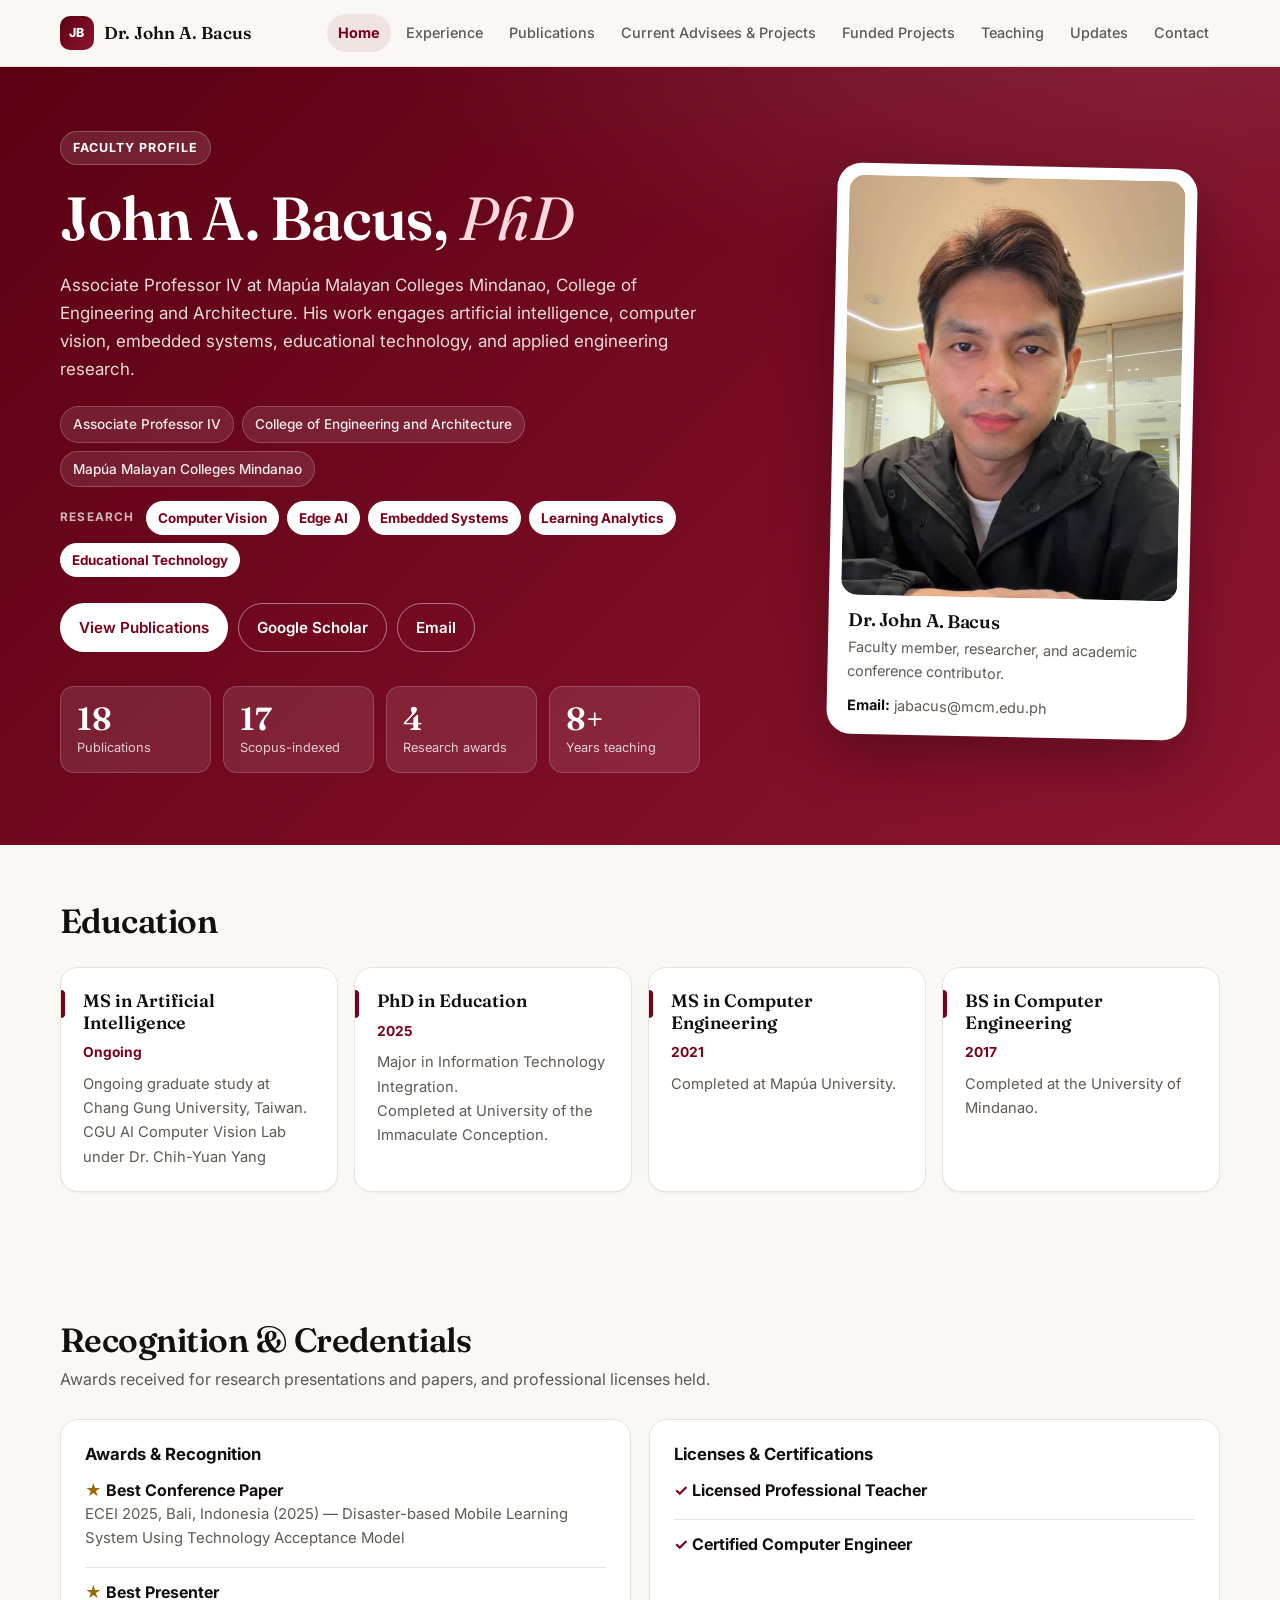
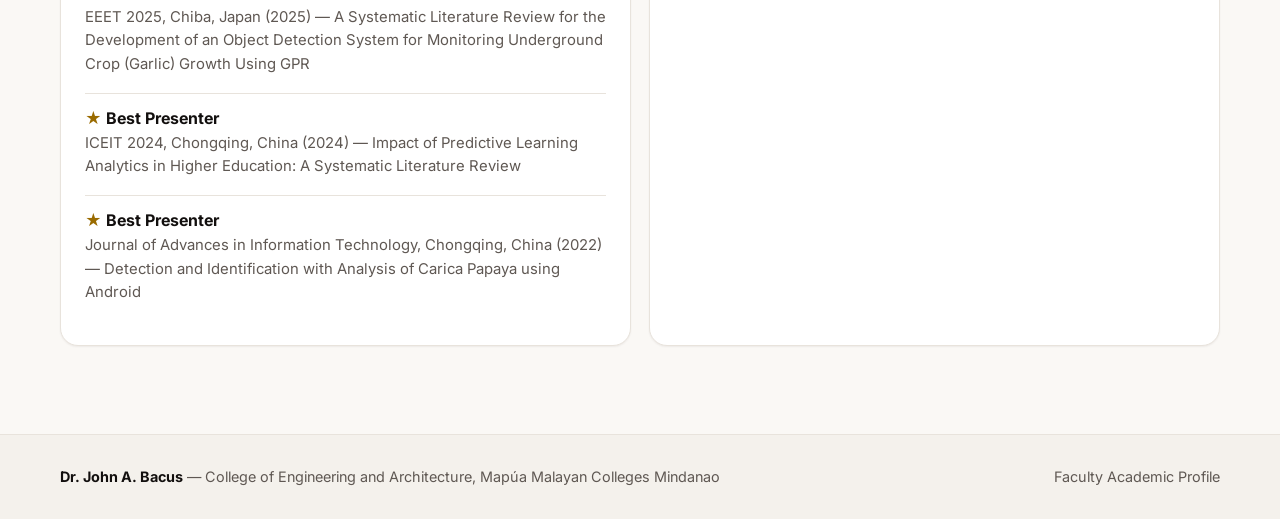
<file: index.html>
<!DOCTYPE html>
<html lang="en">
<head>
  <meta charset="UTF-8" />
  <meta name="viewport" content="width=device-width, initial-scale=1.0" />
  <title>Dr. John A. Bacus | Faculty Profile</title>
  <meta
    name="description"
    content="Official faculty profile of Dr. John A. Bacus, Associate Professor IV, College of Engineering and Architecture, Mapúa Malayan Colleges Mindanao."
  />
    <meta name="theme-color" content="#7a0019" />
  <link rel="icon" href="data:image/svg+xml,%3Csvg xmlns='http://www.w3.org/2000/svg' viewBox='0 0 64 64'%3E%3Crect width='64' height='64' rx='14' fill='%237a0019'/%3E%3Ctext x='32' y='42' font-family='Arial,sans-serif' font-size='26' font-weight='700' fill='white' text-anchor='middle'%3EJB%3C/text%3E%3C/svg%3E" />
  <link rel="preconnect" href="https://fonts.googleapis.com" />
  <link rel="preconnect" href="https://fonts.gstatic.com" crossorigin />
  <link rel="stylesheet" href="https://fonts.googleapis.com/css2?family=Fraunces:ital,opsz,wght@0,9..144,400..700;1,9..144,400&amp;family=Inter:wght@400;500;600;700;800&amp;display=swap" />
  <link rel="stylesheet" href="styles.css" />
</head>
<body>
  <header class="topbar">
    <div class="container nav">
      <a href="index.html" class="brand"><span class="brand-mark" aria-hidden="true">JB</span>Dr. John A. Bacus</a>
      <button class="nav-toggle" type="button" aria-expanded="false" aria-controls="site-nav"><span class="nav-toggle-icon" aria-hidden="true"></span>Menu</button>
      <nav class="nav-links" id="site-nav">
        <a href="index.html" class="active" aria-current="page">Home</a>
        <a href="experience.html">Experience</a>
        <a href="publications.html">Publications</a>
        <a href="advisees.html">Current Advisees &amp; Projects</a>
        <a href="funded-projects.html">Funded Projects</a>
        <a href="teaching.html">Teaching</a>
        <a href="updates.html">Updates</a>
        <a href="index.html#contact">Contact</a>
      </nav>
    </div>
  </header>

  <main>
    <section class="hero" id="home">
      <div class="container hero-grid">
        <div>
          <div class="eyebrow">Faculty Profile</div>
          <h1>
            John A. Bacus, <span>PhD</span>
          </h1>
          <p>
            Associate Professor IV at Mapúa Malayan Colleges Mindanao, College of Engineering and Architecture.
            His work engages artificial intelligence, computer vision, embedded systems, educational technology,
            and applied engineering research.
          </p>

          <div class="hero-meta">
            <span class="meta-pill">Associate Professor IV</span>
            <span class="meta-pill">College of Engineering and Architecture</span>
            <span class="meta-pill">Mapúa Malayan Colleges Mindanao</span>
          </div>

          <div class="interests">
            <span class="interests-label">Research</span>
            <span class="chip">Computer Vision</span>
            <span class="chip">Edge AI</span>
            <span class="chip">Embedded Systems</span>
            <span class="chip">Learning Analytics</span>
            <span class="chip">Educational Technology</span>
          </div>

          <div class="hero-actions">
            <a class="btn btn-primary" href="publications.html">View Publications</a>
            <a class="btn btn-outline" href="https://scholar.google.com/citations?user=BaCikSQAAAAJ&amp;hl=en" target="_blank" rel="noopener noreferrer">Google Scholar</a>
            <a class="btn btn-outline" href="mailto:jabacus@mcm.edu.ph">Email</a>
          </div>

          <div class="glance">
            <div class="glance-item"><span class="glance-num">18</span><span class="glance-label">Publications</span></div>
            <div class="glance-item"><span class="glance-num">17</span><span class="glance-label">Scopus-indexed</span></div>
            <div class="glance-item"><span class="glance-num">4</span><span class="glance-label">Research awards</span></div>
            <div class="glance-item"><span class="glance-num">8+</span><span class="glance-label">Years teaching</span></div>
          </div>
        </div>

        <div class="hero-photo-wrap" id="contact">
          <div class="hero-photo-card">
            <img
              src="profile-photo.jpg"
              alt="Portrait photo of Dr. John A. Bacus"
              class="hero-photo"
            />
            <div class="hero-photo-caption">
              <h2>Dr. John A. Bacus</h2>
              <p>Faculty member, researcher, and academic conference contributor.</p>
              <p style="margin-top: 10px;"><strong>Email:</strong> jabacus@mcm.edu.ph</p>
            </div>
          </div>
        </div>
      </div>
    </section>

    <section id="education" class="section-tight">
      <div class="container">
        <div class="section-head">
          <div>
            <h2>Education</h2>
          </div>
        </div>
        <div class="stats edu-grid">
          <div class="stat">
            <h3>MS in Artificial Intelligence</h3>
            <div class="meta">Ongoing</div>
            <p>Ongoing graduate study at Chang Gung University, Taiwan.</p>
            <p>CGU AI Computer Vision Lab under Dr. Chih-Yuan Yang</p>
          </div>
          <div class="stat">
            <h3>PhD in Education</h3>
            <div class="meta">2025</div>
            <p>Major in Information Technology Integration.</p>
            <p>Completed at University of the Immaculate Conception.</p>
          </div>
          <div class="stat">
            <h3>MS in Computer Engineering</h3>
            <div class="meta">2021</div>
            <p>Completed at Mapúa University.</p>
          </div>
          <div class="stat">
            <h3>BS in Computer Engineering</h3>
            <div class="meta">2017</div>
            <p>Completed at the University of Mindanao.</p>
          </div>
        </div>
      </div>
    </section>

    <section id="recognition">
      <div class="container">
        <div class="section-head">
          <div>
            <h2>Recognition &amp; Credentials</h2>
            <p>
              Awards received for research presentations and papers, and professional licenses held.
            </p>
          </div>
        </div>

        <div class="cards-2">
          <div class="card" id="awards">
            <h3>Awards &amp; Recognition</h3>
            <ul class="recognition-list">
              <li>
                <strong>Best Conference Paper</strong>
                ECEI 2025, Bali, Indonesia (2025) — Disaster-based Mobile Learning System Using Technology Acceptance Model
              </li>
              <li>
                <strong>Best Presenter</strong>
                EEET 2025, Chiba, Japan (2025) — A Systematic Literature Review for the Development of an Object Detection System for Monitoring Underground Crop (Garlic) Growth Using GPR
              </li>
              <li>
                <strong>Best Presenter</strong>
                ICEIT 2024, Chongqing, China (2024) — Impact of Predictive Learning Analytics in Higher Education: A Systematic Literature Review
              </li>
              <li>
                <strong>Best Presenter</strong>
                Journal of Advances in Information Technology, Chongqing, China (2022) — Detection and Identification with Analysis of Carica Papaya using Android
              </li>
            </ul>
          </div>

          <div class="card" id="licenses">
            <h3>Licenses &amp; Certifications</h3>
            <ul class="recognition-list">
              <li>
                <strong>Licensed Professional Teacher</strong>
              </li>
              <li>
                <strong>Certified Computer Engineer</strong>
              </li>
            </ul>
          </div>
        </div>
      </div>
    </section>
  </main>

  <footer class="footer">
    <div class="container footer-wrap">
      <div>
        <strong>Dr. John A. Bacus</strong> — College of Engineering and Architecture,
        Mapúa Malayan Colleges Mindanao
      </div>
      <div>Faculty Academic Profile</div>
    </div>
  </footer>

  <script>
    (function () {
      var btn = document.querySelector('.nav-toggle');
      var nav = document.getElementById('site-nav');
      if (!btn || !nav) return;
      btn.addEventListener('click', function () {
        var open = nav.classList.toggle('open');
        btn.setAttribute('aria-expanded', open ? 'true' : 'false');
      });
    })();
  </script>
</body>
</html>
</file>
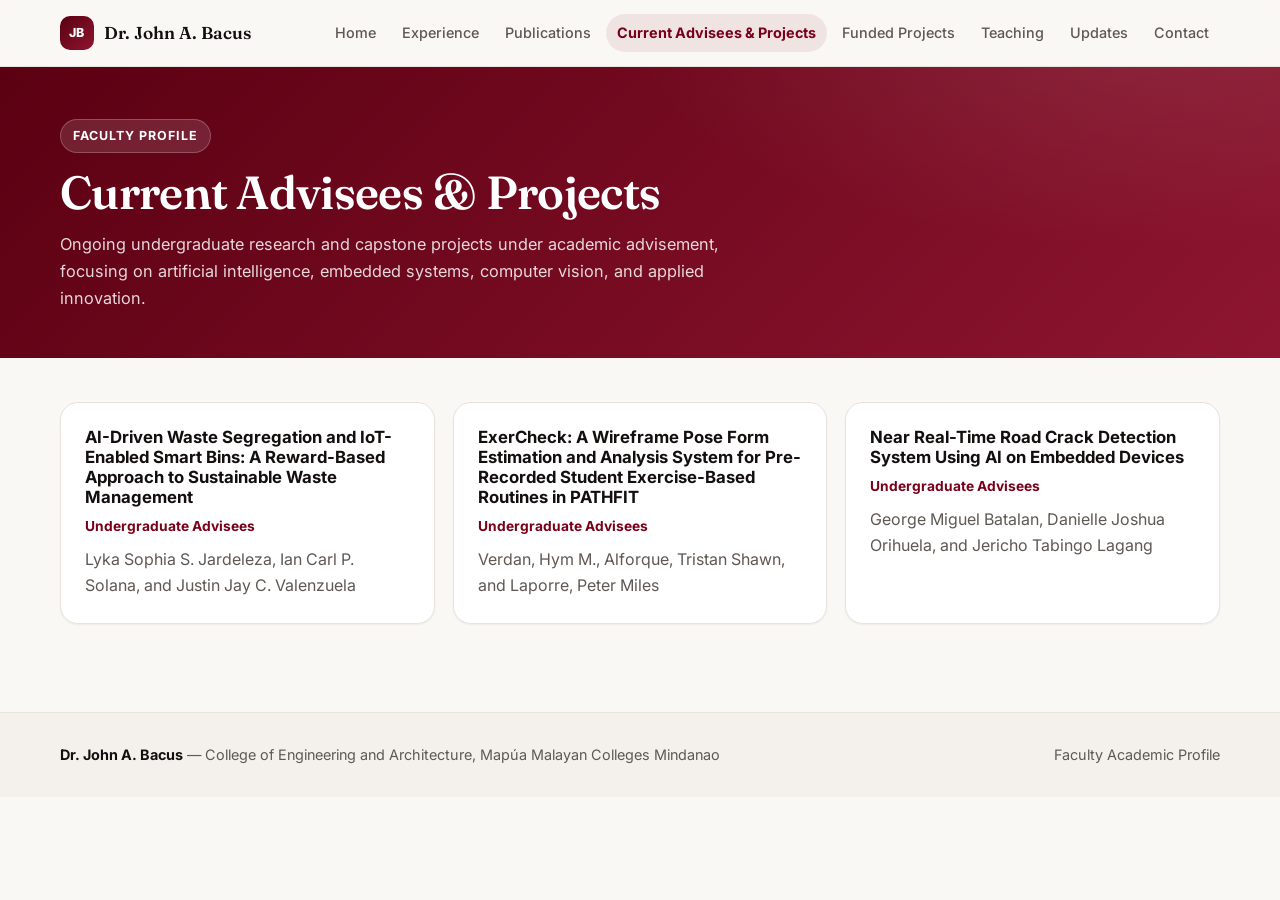
<file: advisees.html>
<!DOCTYPE html>
<html lang="en">
<head>
  <meta charset="UTF-8" />
  <meta name="viewport" content="width=device-width, initial-scale=1.0" />
  <title>Current Advisees &amp; Projects | Dr. John A. Bacus</title>
  <meta
    name="description"
    content="Official faculty profile of Dr. John A. Bacus, Associate Professor IV, College of Engineering and Architecture, Mapúa Malayan Colleges Mindanao."
  />
    <meta name="theme-color" content="#7a0019" />
  <link rel="icon" href="data:image/svg+xml,%3Csvg xmlns='http://www.w3.org/2000/svg' viewBox='0 0 64 64'%3E%3Crect width='64' height='64' rx='14' fill='%237a0019'/%3E%3Ctext x='32' y='42' font-family='Arial,sans-serif' font-size='26' font-weight='700' fill='white' text-anchor='middle'%3EJB%3C/text%3E%3C/svg%3E" />
  <link rel="preconnect" href="https://fonts.googleapis.com" />
  <link rel="preconnect" href="https://fonts.gstatic.com" crossorigin />
  <link rel="stylesheet" href="https://fonts.googleapis.com/css2?family=Fraunces:ital,opsz,wght@0,9..144,400..700;1,9..144,400&amp;family=Inter:wght@400;500;600;700;800&amp;display=swap" />
  <link rel="stylesheet" href="styles.css" />
</head>
<body>
  <header class="topbar">
    <div class="container nav">
      <a href="index.html" class="brand"><span class="brand-mark" aria-hidden="true">JB</span>Dr. John A. Bacus</a>
      <button class="nav-toggle" type="button" aria-expanded="false" aria-controls="site-nav"><span class="nav-toggle-icon" aria-hidden="true"></span>Menu</button>
      <nav class="nav-links" id="site-nav">
        <a href="index.html">Home</a>
        <a href="experience.html">Experience</a>
        <a href="publications.html">Publications</a>
        <a href="advisees.html" class="active" aria-current="page">Current Advisees &amp; Projects</a>
        <a href="funded-projects.html">Funded Projects</a>
        <a href="teaching.html">Teaching</a>
        <a href="updates.html">Updates</a>
        <a href="index.html#contact">Contact</a>
      </nav>
    </div>
  </header>

  <main>
    <div class="page-banner">
      <div class="container">
        <div class="eyebrow">Faculty Profile</div>
        <h1>Current Advisees & Projects</h1>
        <p>Ongoing undergraduate research and capstone projects under academic advisement, focusing on artificial intelligence, embedded systems, computer vision, and applied innovation.</p>
      </div>
    </div>

    <section id="current-projects">
  <div class="container">
    <div class="cards">
      <div class="card">
        <h3>AI-Driven Waste Segregation and IoT-Enabled Smart Bins: A Reward-Based Approach to Sustainable Waste Management</h3>
        <div class="meta">Undergraduate Advisees</div>
        <p>
          Lyka Sophia S. Jardeleza, Ian Carl P. Solana, and Justin Jay C. Valenzuela
        </p>
      </div>

      <div class="card">
        <h3>ExerCheck: A Wireframe Pose Form Estimation and Analysis System for Pre-Recorded Student Exercise-Based Routines in PATHFIT</h3>
        <div class="meta">Undergraduate Advisees</div>
        <p>
          Verdan, Hym M., Alforque, Tristan Shawn, and Laporre, Peter Miles
        </p>
      </div>

      <div class="card">
        <h3>Near Real-Time Road Crack Detection System Using AI on Embedded Devices</h3>
        <div class="meta">Undergraduate Advisees</div>
        <p>
          George Miguel Batalan, Danielle Joshua Orihuela, and Jericho Tabingo Lagang
        </p>
      </div>
    </div>
  </div>
</section>
  </main>

  <footer class="footer">
    <div class="container footer-wrap">
      <div>
        <strong>Dr. John A. Bacus</strong> — College of Engineering and Architecture,
        Mapúa Malayan Colleges Mindanao
      </div>
      <div>Faculty Academic Profile</div>
    </div>
  </footer>

  <script>
    (function () {
      var btn = document.querySelector('.nav-toggle');
      var nav = document.getElementById('site-nav');
      if (!btn || !nav) return;
      btn.addEventListener('click', function () {
        var open = nav.classList.toggle('open');
        btn.setAttribute('aria-expanded', open ? 'true' : 'false');
      });
    })();
  </script>
</body>
</html>
</file>
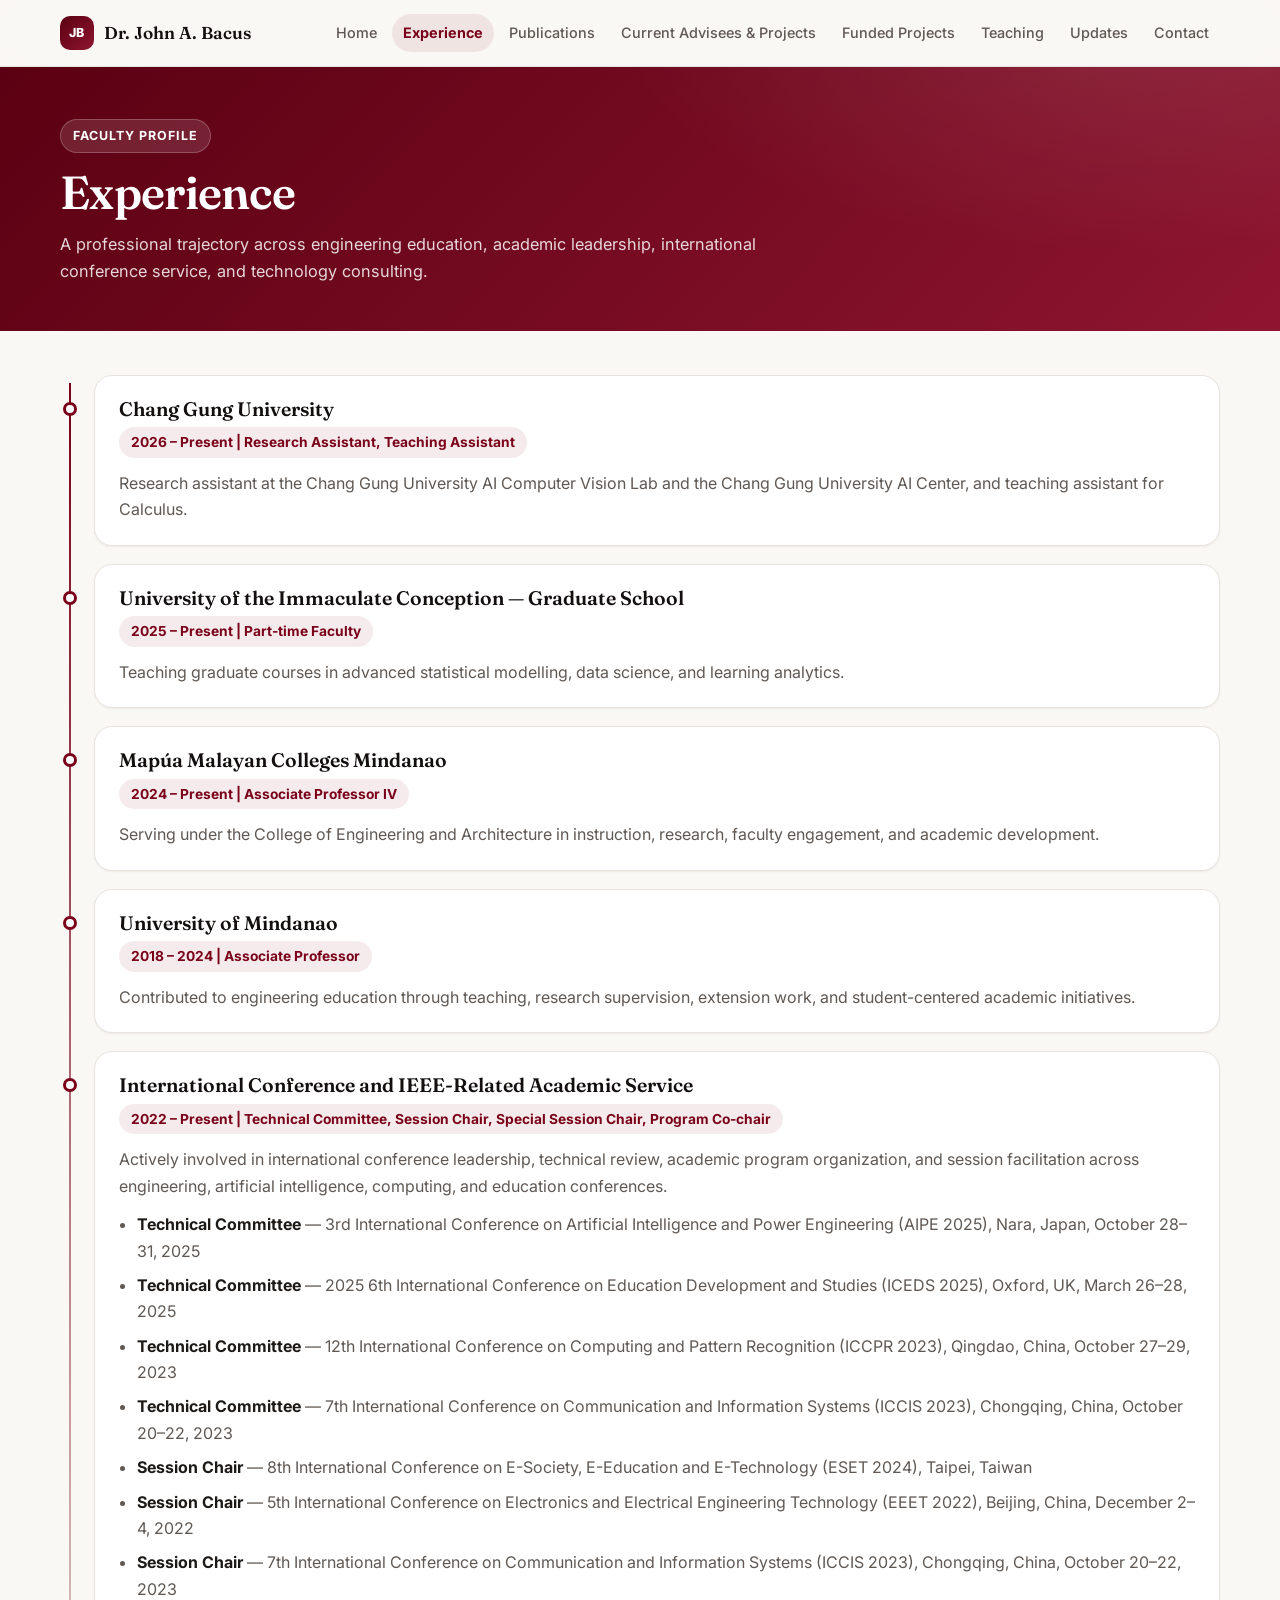
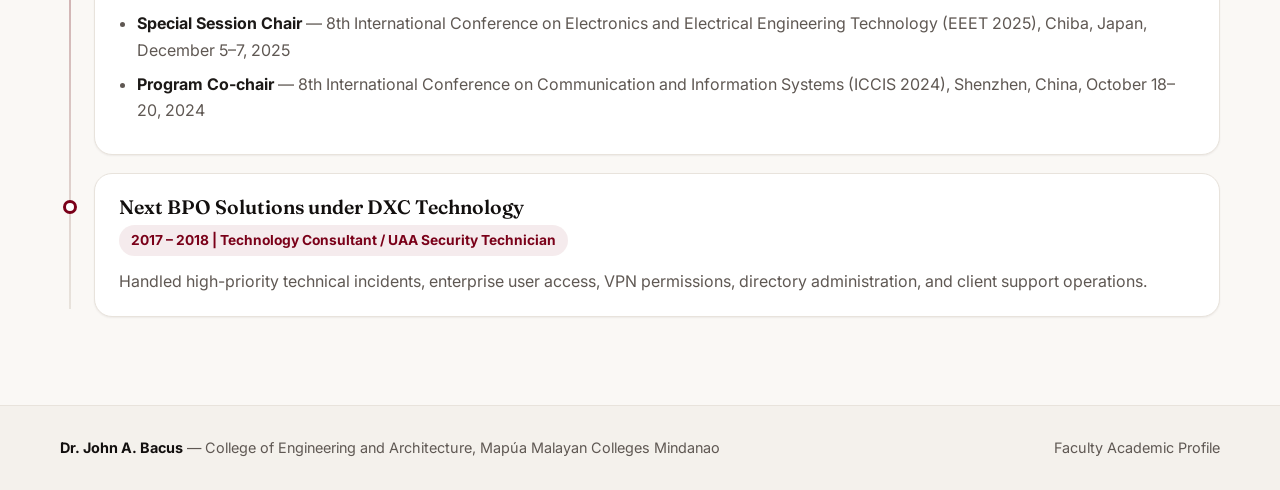
<file: experience.html>
<!DOCTYPE html>
<html lang="en">
<head>
  <meta charset="UTF-8" />
  <meta name="viewport" content="width=device-width, initial-scale=1.0" />
  <title>Experience | Dr. John A. Bacus</title>
  <meta
    name="description"
    content="Official faculty profile of Dr. John A. Bacus, Associate Professor IV, College of Engineering and Architecture, Mapúa Malayan Colleges Mindanao."
  />
    <meta name="theme-color" content="#7a0019" />
  <link rel="icon" href="data:image/svg+xml,%3Csvg xmlns='http://www.w3.org/2000/svg' viewBox='0 0 64 64'%3E%3Crect width='64' height='64' rx='14' fill='%237a0019'/%3E%3Ctext x='32' y='42' font-family='Arial,sans-serif' font-size='26' font-weight='700' fill='white' text-anchor='middle'%3EJB%3C/text%3E%3C/svg%3E" />
  <link rel="preconnect" href="https://fonts.googleapis.com" />
  <link rel="preconnect" href="https://fonts.gstatic.com" crossorigin />
  <link rel="stylesheet" href="https://fonts.googleapis.com/css2?family=Fraunces:ital,opsz,wght@0,9..144,400..700;1,9..144,400&amp;family=Inter:wght@400;500;600;700;800&amp;display=swap" />
  <link rel="stylesheet" href="styles.css" />
</head>
<body>
  <header class="topbar">
    <div class="container nav">
      <a href="index.html" class="brand"><span class="brand-mark" aria-hidden="true">JB</span>Dr. John A. Bacus</a>
      <button class="nav-toggle" type="button" aria-expanded="false" aria-controls="site-nav"><span class="nav-toggle-icon" aria-hidden="true"></span>Menu</button>
      <nav class="nav-links" id="site-nav">
        <a href="index.html">Home</a>
        <a href="experience.html" class="active" aria-current="page">Experience</a>
        <a href="publications.html">Publications</a>
        <a href="advisees.html">Current Advisees &amp; Projects</a>
        <a href="funded-projects.html">Funded Projects</a>
        <a href="teaching.html">Teaching</a>
        <a href="updates.html">Updates</a>
        <a href="index.html#contact">Contact</a>
      </nav>
    </div>
  </header>

  <main>
    <div class="page-banner">
      <div class="container">
        <div class="eyebrow">Faculty Profile</div>
        <h1>Experience</h1>
        <p>A professional trajectory across engineering education, academic leadership, international conference service, and technology consulting.</p>
      </div>
    </div>

    <section id="experience">
      <div class="container">
        <div class="timeline">
          <div class="timeline-item">
            <h3>Chang Gung University</h3>
            <div class="meta">2026 – Present | Research Assistant, Teaching Assistant</div>
            <p>
              Research assistant at the Chang Gung University AI Computer Vision Lab and the
              Chang Gung University AI Center, and teaching assistant for Calculus.
            </p>
          </div>

          <div class="timeline-item">
            <h3>University of the Immaculate Conception — Graduate School</h3>
            <div class="meta">2025 – Present | Part-time Faculty</div>
            <p>
              Teaching graduate courses in advanced statistical modelling, data science,
              and learning analytics.
            </p>
          </div>

          <div class="timeline-item">
            <h3>Mapúa Malayan Colleges Mindanao</h3>
            <div class="meta">2024 – Present | Associate Professor IV</div>
            <p>
              Serving under the College of Engineering and Architecture in instruction,
              research, faculty engagement, and academic development.
            </p>
          </div>

          <div class="timeline-item">
            <h3>University of Mindanao</h3>
            <div class="meta">2018 – 2024 | Associate Professor</div>
            <p>
              Contributed to engineering education through teaching, research supervision,
              extension work, and student-centered academic initiatives.
            </p>
          </div>

          <div class="timeline-item">
            <h3>International Conference and IEEE-Related Academic Service</h3>
            <div class="meta">2022 – Present | Technical Committee, Session Chair, Special Session Chair, Program Co-chair</div>
            <p>
              Actively involved in international conference leadership, technical review,
              academic program organization, and session facilitation across engineering,
              artificial intelligence, computing, and education conferences.
            </p>

            <ul>
              <li><strong>Technical Committee</strong> — 3rd International Conference on Artificial Intelligence and Power Engineering (AIPE 2025), Nara, Japan, October 28–31, 2025</li>
              <li><strong>Technical Committee</strong> — 2025 6th International Conference on Education Development and Studies (ICEDS 2025), Oxford, UK, March 26–28, 2025</li>
              <li><strong>Technical Committee</strong> — 12th International Conference on Computing and Pattern Recognition (ICCPR 2023), Qingdao, China, October 27–29, 2023</li>
              <li><strong>Technical Committee</strong> — 7th International Conference on Communication and Information Systems (ICCIS 2023), Chongqing, China, October 20–22, 2023</li>
              <li><strong>Session Chair</strong> — 8th International Conference on E-Society, E-Education and E-Technology (ESET 2024), Taipei, Taiwan</li>
              <li><strong>Session Chair</strong> — 5th International Conference on Electronics and Electrical Engineering Technology (EEET 2022), Beijing, China, December 2–4, 2022</li>
              <li><strong>Session Chair</strong> — 7th International Conference on Communication and Information Systems (ICCIS 2023), Chongqing, China, October 20–22, 2023</li>
              <li><strong>Special Session Chair</strong> — 8th International Conference on Electronics and Electrical Engineering Technology (EEET 2025), Chiba, Japan, December 5–7, 2025</li>
              <li><strong>Program Co-chair</strong> — 8th International Conference on Communication and Information Systems (ICCIS 2024), Shenzhen, China, October 18–20, 2024</li>
            </ul>
          </div>

          <div class="timeline-item">
            <h3>Next BPO Solutions under DXC Technology</h3>
            <div class="meta">2017 – 2018 | Technology Consultant / UAA Security Technician</div>
            <p>
              Handled high-priority technical incidents, enterprise user access, VPN permissions,
              directory administration, and client support operations.
            </p>
          </div>
        </div>
      </div>
    </section>
  </main>

  <footer class="footer">
    <div class="container footer-wrap">
      <div>
        <strong>Dr. John A. Bacus</strong> — College of Engineering and Architecture,
        Mapúa Malayan Colleges Mindanao
      </div>
      <div>Faculty Academic Profile</div>
    </div>
  </footer>

  <script>
    (function () {
      var btn = document.querySelector('.nav-toggle');
      var nav = document.getElementById('site-nav');
      if (!btn || !nav) return;
      btn.addEventListener('click', function () {
        var open = nav.classList.toggle('open');
        btn.setAttribute('aria-expanded', open ? 'true' : 'false');
      });
    })();
  </script>
</body>
</html>
</file>
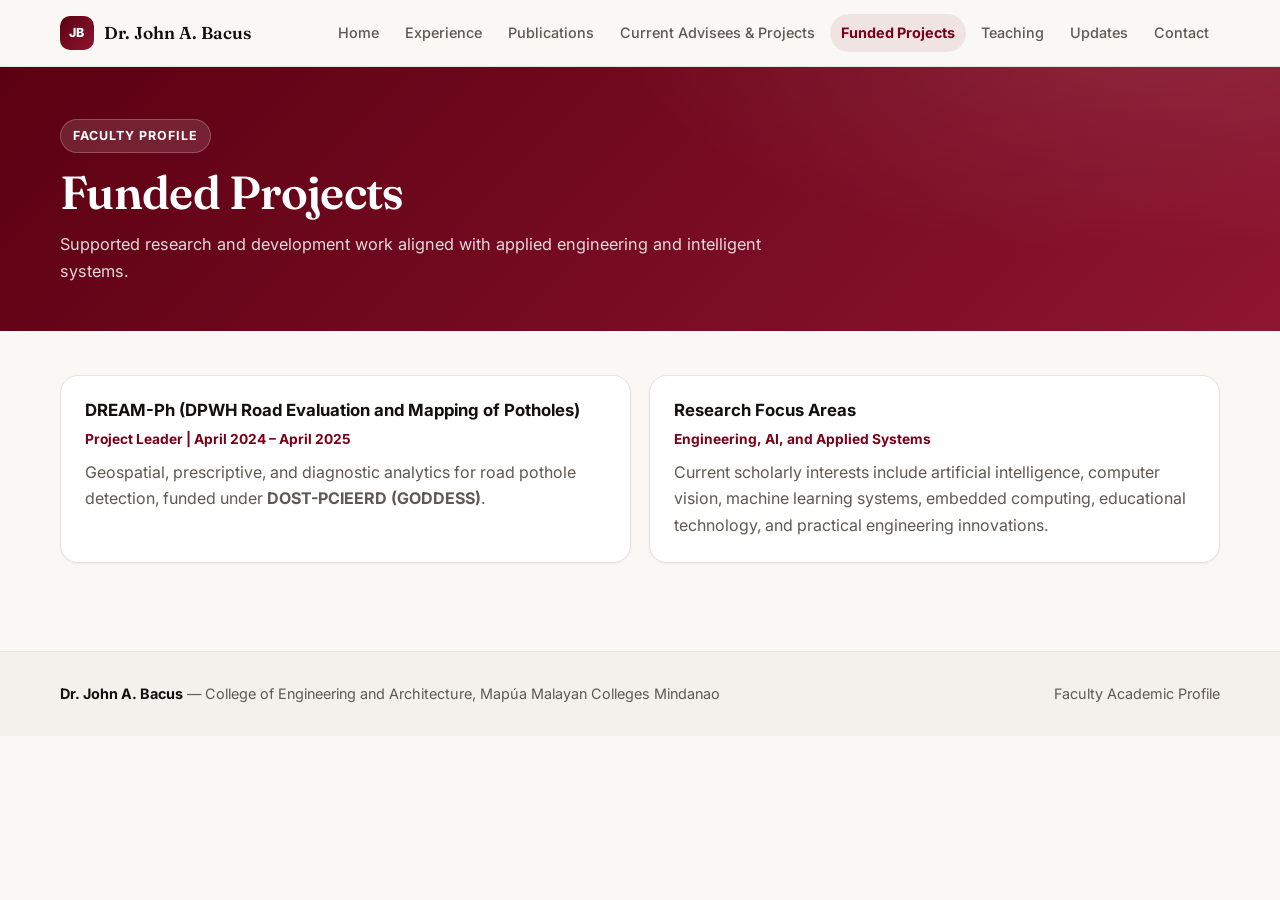
<file: funded-projects.html>
<!DOCTYPE html>
<html lang="en">
<head>
  <meta charset="UTF-8" />
  <meta name="viewport" content="width=device-width, initial-scale=1.0" />
  <title>Funded Projects | Dr. John A. Bacus</title>
  <meta
    name="description"
    content="Official faculty profile of Dr. John A. Bacus, Associate Professor IV, College of Engineering and Architecture, Mapúa Malayan Colleges Mindanao."
  />
    <meta name="theme-color" content="#7a0019" />
  <link rel="icon" href="data:image/svg+xml,%3Csvg xmlns='http://www.w3.org/2000/svg' viewBox='0 0 64 64'%3E%3Crect width='64' height='64' rx='14' fill='%237a0019'/%3E%3Ctext x='32' y='42' font-family='Arial,sans-serif' font-size='26' font-weight='700' fill='white' text-anchor='middle'%3EJB%3C/text%3E%3C/svg%3E" />
  <link rel="preconnect" href="https://fonts.googleapis.com" />
  <link rel="preconnect" href="https://fonts.gstatic.com" crossorigin />
  <link rel="stylesheet" href="https://fonts.googleapis.com/css2?family=Fraunces:ital,opsz,wght@0,9..144,400..700;1,9..144,400&amp;family=Inter:wght@400;500;600;700;800&amp;display=swap" />
  <link rel="stylesheet" href="styles.css" />
</head>
<body>
  <header class="topbar">
    <div class="container nav">
      <a href="index.html" class="brand"><span class="brand-mark" aria-hidden="true">JB</span>Dr. John A. Bacus</a>
      <button class="nav-toggle" type="button" aria-expanded="false" aria-controls="site-nav"><span class="nav-toggle-icon" aria-hidden="true"></span>Menu</button>
      <nav class="nav-links" id="site-nav">
        <a href="index.html">Home</a>
        <a href="experience.html">Experience</a>
        <a href="publications.html">Publications</a>
        <a href="advisees.html">Current Advisees &amp; Projects</a>
        <a href="funded-projects.html" class="active" aria-current="page">Funded Projects</a>
        <a href="teaching.html">Teaching</a>
        <a href="updates.html">Updates</a>
        <a href="index.html#contact">Contact</a>
      </nav>
    </div>
  </header>

  <main>
    <div class="page-banner">
      <div class="container">
        <div class="eyebrow">Faculty Profile</div>
        <h1>Funded Projects</h1>
        <p>Supported research and development work aligned with applied engineering and intelligent systems.</p>
      </div>
    </div>

    <section id="funded-projects">
      <div class="container">
        <div class="cards-2">
          <div class="card">
            <h3>DREAM-Ph (DPWH Road Evaluation and Mapping of Potholes)</h3>
            <div class="meta">Project Leader | April 2024 – April 2025</div>
            <p>
              Geospatial, prescriptive, and diagnostic analytics for road pothole detection,
              funded under <strong>DOST-PCIEERD (GODDESS)</strong>.
            </p>
          </div>

          <div class="card">
            <h3>Research Focus Areas</h3>
            <div class="meta">Engineering, AI, and Applied Systems</div>
            <p>
              Current scholarly interests include artificial intelligence, computer vision,
              machine learning systems, embedded computing, educational technology,
              and practical engineering innovations.
            </p>
          </div>
        </div>
      </div>
    </section>
  </main>

  <footer class="footer">
    <div class="container footer-wrap">
      <div>
        <strong>Dr. John A. Bacus</strong> — College of Engineering and Architecture,
        Mapúa Malayan Colleges Mindanao
      </div>
      <div>Faculty Academic Profile</div>
    </div>
  </footer>

  <script>
    (function () {
      var btn = document.querySelector('.nav-toggle');
      var nav = document.getElementById('site-nav');
      if (!btn || !nav) return;
      btn.addEventListener('click', function () {
        var open = nav.classList.toggle('open');
        btn.setAttribute('aria-expanded', open ? 'true' : 'false');
      });
    })();
  </script>
</body>
</html>
</file>
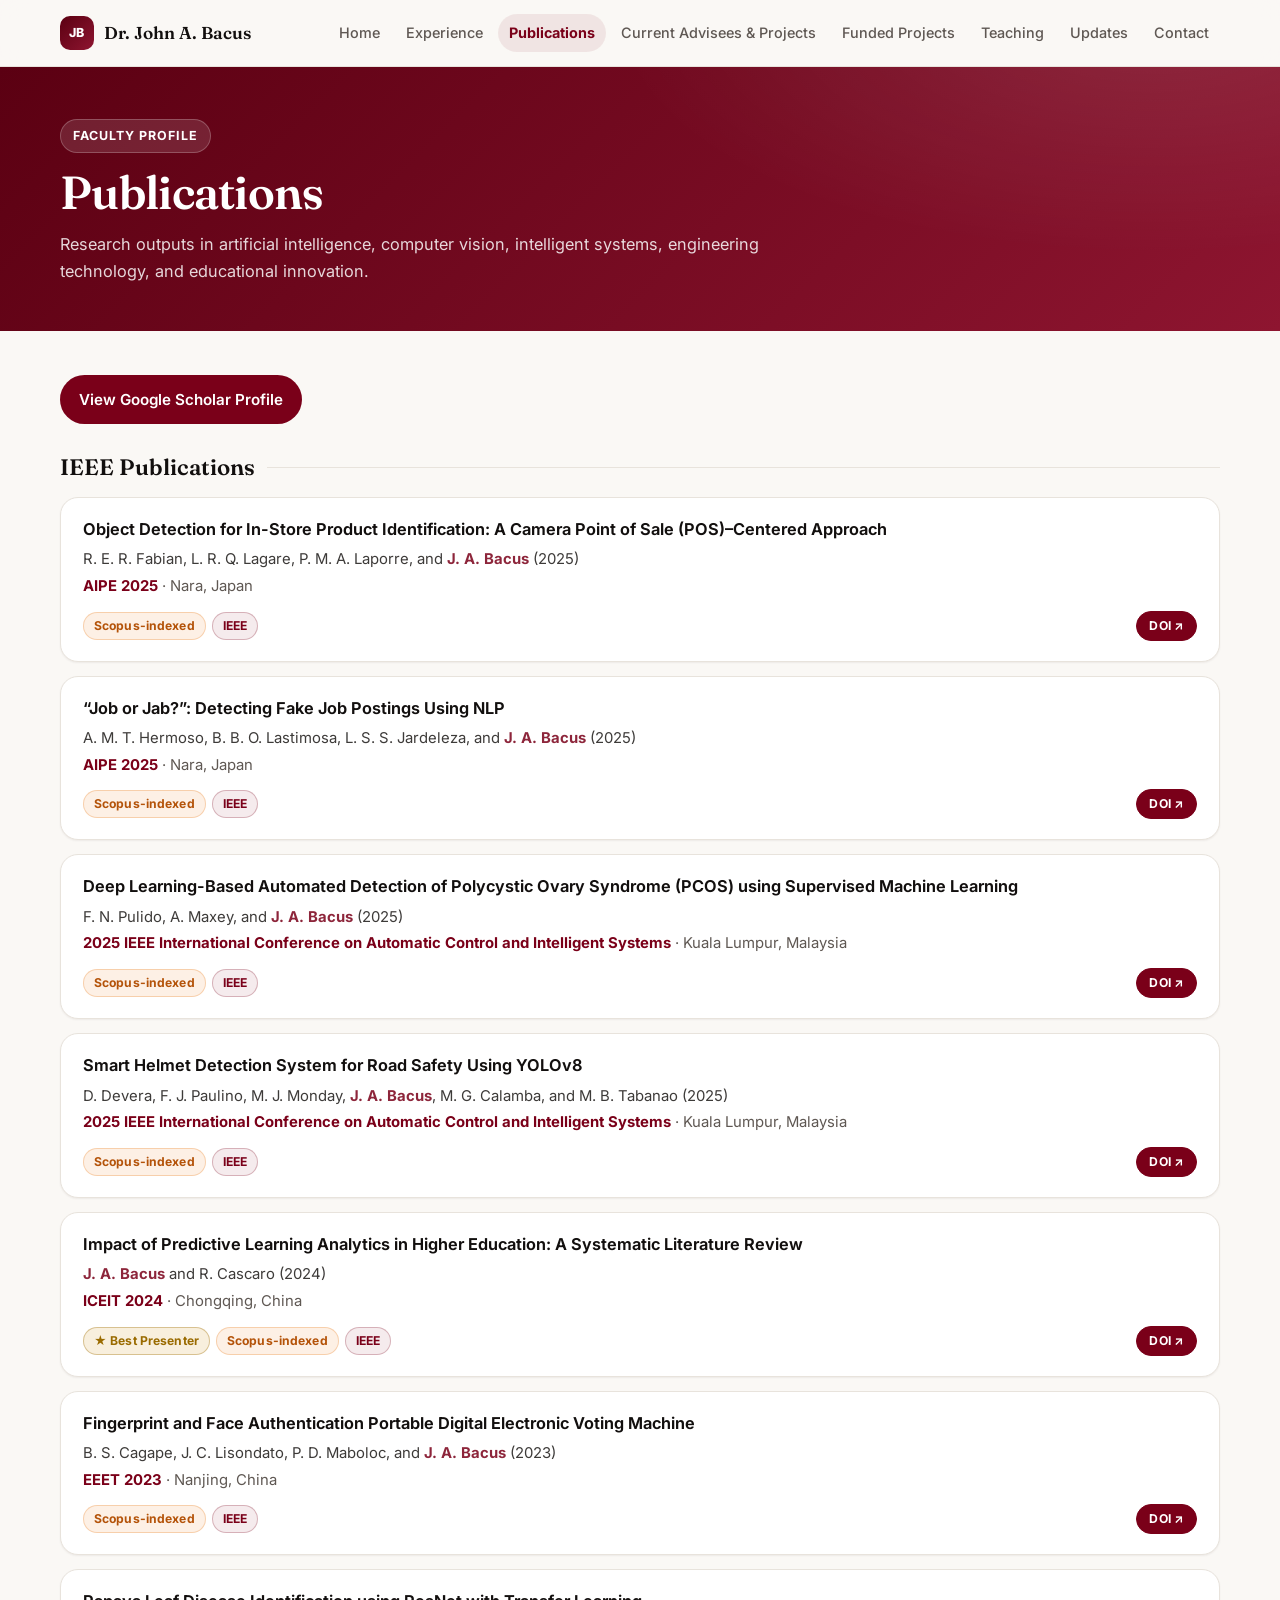
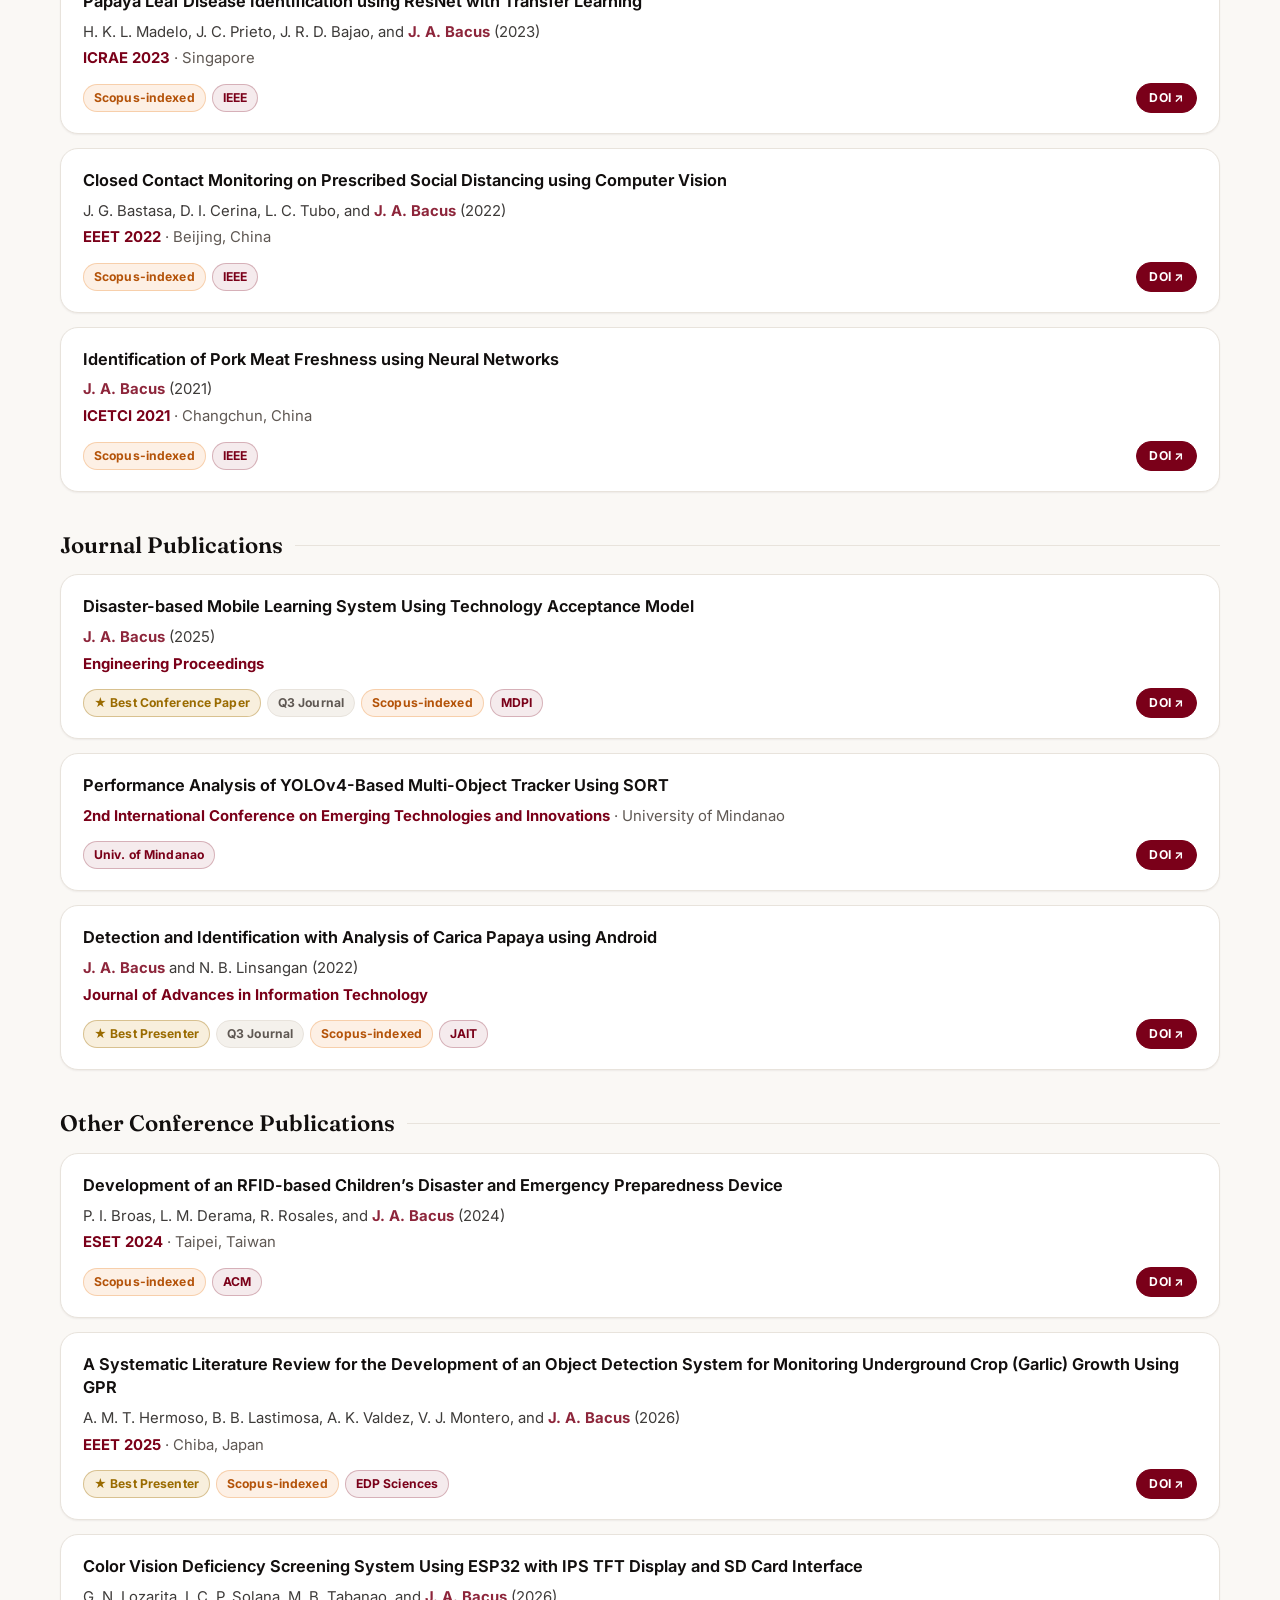
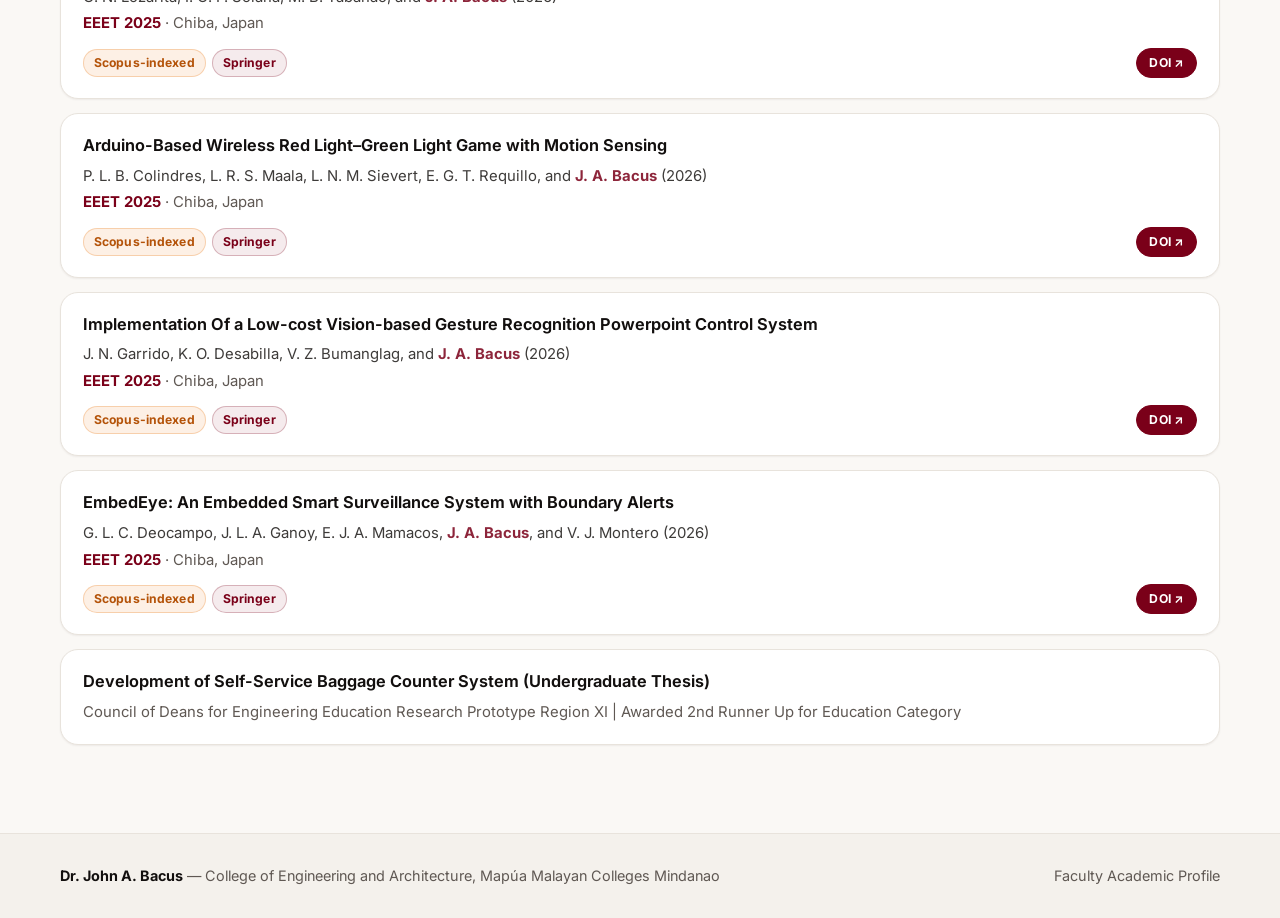
<file: publications.html>
<!DOCTYPE html>
<html lang="en">
<head>
  <meta charset="UTF-8" />
  <meta name="viewport" content="width=device-width, initial-scale=1.0" />
  <title>Publications | Dr. John A. Bacus</title>
  <meta
    name="description"
    content="Official faculty profile of Dr. John A. Bacus, Associate Professor IV, College of Engineering and Architecture, Mapúa Malayan Colleges Mindanao."
  />
    <meta name="theme-color" content="#7a0019" />
  <link rel="icon" href="data:image/svg+xml,%3Csvg xmlns='http://www.w3.org/2000/svg' viewBox='0 0 64 64'%3E%3Crect width='64' height='64' rx='14' fill='%237a0019'/%3E%3Ctext x='32' y='42' font-family='Arial,sans-serif' font-size='26' font-weight='700' fill='white' text-anchor='middle'%3EJB%3C/text%3E%3C/svg%3E" />
  <link rel="preconnect" href="https://fonts.googleapis.com" />
  <link rel="preconnect" href="https://fonts.gstatic.com" crossorigin />
  <link rel="stylesheet" href="https://fonts.googleapis.com/css2?family=Fraunces:ital,opsz,wght@0,9..144,400..700;1,9..144,400&amp;family=Inter:wght@400;500;600;700;800&amp;display=swap" />
  <link rel="stylesheet" href="styles.css" />
</head>
<body>
  <header class="topbar">
    <div class="container nav">
      <a href="index.html" class="brand"><span class="brand-mark" aria-hidden="true">JB</span>Dr. John A. Bacus</a>
      <button class="nav-toggle" type="button" aria-expanded="false" aria-controls="site-nav"><span class="nav-toggle-icon" aria-hidden="true"></span>Menu</button>
      <nav class="nav-links" id="site-nav">
        <a href="index.html">Home</a>
        <a href="experience.html">Experience</a>
        <a href="publications.html" class="active" aria-current="page">Publications</a>
        <a href="advisees.html">Current Advisees &amp; Projects</a>
        <a href="funded-projects.html">Funded Projects</a>
        <a href="teaching.html">Teaching</a>
        <a href="updates.html">Updates</a>
        <a href="index.html#contact">Contact</a>
      </nav>
    </div>
  </header>

  <main>
    <div class="page-banner">
      <div class="container">
        <div class="eyebrow">Faculty Profile</div>
        <h1>Publications</h1>
        <p>Research outputs in artificial intelligence, computer vision, intelligent systems, engineering technology, and educational innovation.</p>
      </div>
    </div>

    <section id="publications">
      <div class="container">
        <div class="pub-actions">
          <a
            class="btn btn-primary"
            href="https://scholar.google.com/citations?user=BaCikSQAAAAJ&hl=en"
            target="_blank"
            rel="noopener noreferrer"
          >
            View Google Scholar Profile
          </a>
        </div>

        <div class="pub-section">
          <h3 class="pub-section-title">IEEE Publications</h3>
          <div class="pub-list">
            <div class="pub-item">
              <h3>Object Detection for In-Store Product Identification: A Camera Point of Sale (POS)–Centered Approach</h3>
              <p class="pub-authors">R. E. R. Fabian, L. R. Q. Lagare, P. M. A. Laporre, and <strong>J. A. Bacus</strong> (2025)</p>
              <p class="pub-venue"><span class="highlight">AIPE 2025</span> · Nara, Japan</p>
              <div class="pub-badges">
                <span class="badge badge-scopus">Scopus-indexed</span>
                <span class="badge badge-publisher">IEEE</span>
                <a class="badge badge-doi" href="https://doi.org/10.1109/AIPE67885.2025.00011" target="_blank" rel="noopener noreferrer">DOI ↗</a>
              </div>
            </div>

            <div class="pub-item">
              <h3>“Job or Jab?”: Detecting Fake Job Postings Using NLP</h3>
              <p class="pub-authors">A. M. T. Hermoso, B. B. O. Lastimosa, L. S. S. Jardeleza, and <strong>J. A. Bacus</strong> (2025)</p>
              <p class="pub-venue"><span class="highlight">AIPE 2025</span> · Nara, Japan</p>
              <div class="pub-badges">
                <span class="badge badge-scopus">Scopus-indexed</span>
                <span class="badge badge-publisher">IEEE</span>
                <a class="badge badge-doi" href="https://doi.org/10.1109/AIPE67885.2025.00010" target="_blank" rel="noopener noreferrer">DOI ↗</a>
              </div>
            </div>

            <div class="pub-item">
              <h3>Deep Learning-Based Automated Detection of Polycystic Ovary Syndrome (PCOS) using Supervised Machine Learning</h3>
              <p class="pub-authors">F. N. Pulido, A. Maxey, and <strong>J. A. Bacus</strong> (2025)</p>
              <p class="pub-venue"><span class="highlight">2025 IEEE International Conference on Automatic Control and Intelligent Systems</span> · Kuala Lumpur, Malaysia</p>
              <div class="pub-badges">
                <span class="badge badge-scopus">Scopus-indexed</span>
                <span class="badge badge-publisher">IEEE</span>
                <a class="badge badge-doi" href="https://doi.org/10.1109/I2CACIS65476.2025.11100928" target="_blank" rel="noopener noreferrer">DOI ↗</a>
              </div>
            </div>

            <div class="pub-item">
              <h3>Smart Helmet Detection System for Road Safety Using YOLOv8</h3>
              <p class="pub-authors">D. Devera, F. J. Paulino, M. J. Monday, <strong>J. A. Bacus</strong>, M. G. Calamba, and M. B. Tabanao (2025)</p>
              <p class="pub-venue"><span class="highlight">2025 IEEE International Conference on Automatic Control and Intelligent Systems</span> · Kuala Lumpur, Malaysia</p>
              <div class="pub-badges">
                <span class="badge badge-scopus">Scopus-indexed</span>
                <span class="badge badge-publisher">IEEE</span>
                <a class="badge badge-doi" href="https://doi.org/10.1109/I2CACIS65476.2025.11100776" target="_blank" rel="noopener noreferrer">DOI ↗</a>
              </div>
            </div>

            <div class="pub-item">
              <h3>Impact of Predictive Learning Analytics in Higher Education: A Systematic Literature Review</h3>
              <p class="pub-authors"><strong>J. A. Bacus</strong> and R. Cascaro (2024)</p>
              <p class="pub-venue"><span class="highlight">ICEIT 2024</span> · Chongqing, China</p>
              <div class="pub-badges">
                <span class="badge badge-award">★ Best Presenter</span>
                <span class="badge badge-scopus">Scopus-indexed</span>
                <span class="badge badge-publisher">IEEE</span>
                <a class="badge badge-doi" href="https://doi.org/10.1109/ICEIT61397.2024.10540840" target="_blank" rel="noopener noreferrer">DOI ↗</a>
              </div>
            </div>

            <div class="pub-item">
              <h3>Fingerprint and Face Authentication Portable Digital Electronic Voting Machine</h3>
              <p class="pub-authors">B. S. Cagape, J. C. Lisondato, P. D. Maboloc, and <strong>J. A. Bacus</strong> (2023)</p>
              <p class="pub-venue"><span class="highlight">EEET 2023</span> · Nanjing, China</p>
              <div class="pub-badges">
                <span class="badge badge-scopus">Scopus-indexed</span>
                <span class="badge badge-publisher">IEEE</span>
                <a class="badge badge-doi" href="https://doi.org/10.1109/EEET61723.2023.00010" target="_blank" rel="noopener noreferrer">DOI ↗</a>
              </div>
            </div>

            <div class="pub-item">
              <h3>Papaya Leaf Disease Identification using ResNet with Transfer Learning</h3>
              <p class="pub-authors">H. K. L. Madelo, J. C. Prieto, J. R. D. Bajao, and <strong>J. A. Bacus</strong> (2023)</p>
              <p class="pub-venue"><span class="highlight">ICRAE 2023</span> · Singapore</p>
              <div class="pub-badges">
                <span class="badge badge-scopus">Scopus-indexed</span>
                <span class="badge badge-publisher">IEEE</span>
                <a class="badge badge-doi" href="https://doi.org/10.1109/ICRAE59816.2023.10458541" target="_blank" rel="noopener noreferrer">DOI ↗</a>
              </div>
            </div>
            <div class="pub-item">
              <h3>Closed Contact Monitoring on Prescribed Social Distancing using Computer Vision</h3>
              <p class="pub-authors">J. G. Bastasa, D. I. Cerina, L. C. Tubo, and <strong>J. A. Bacus</strong> (2022)</p>
              <p class="pub-venue"><span class="highlight">EEET 2022</span> · Beijing, China</p>
              <div class="pub-badges">
                <span class="badge badge-scopus">Scopus-indexed</span>
                <span class="badge badge-publisher">IEEE</span>
                <a class="badge badge-doi" href="https://doi.org/10.1109/EEET58130.2022.00009" target="_blank" rel="noopener noreferrer">DOI ↗</a>
              </div>
            </div>

            <div class="pub-item">
              <h3>Identification of Pork Meat Freshness using Neural Networks</h3>
              <p class="pub-authors"><strong>J. A. Bacus</strong> (2021)</p>
              <p class="pub-venue"><span class="highlight">ICETCI 2021</span> · Changchun, China</p>
              <div class="pub-badges">
                <span class="badge badge-scopus">Scopus-indexed</span>
                <span class="badge badge-publisher">IEEE</span>
                <a class="badge badge-doi" href="https://doi.org/10.1109/ICETCI53161.2021.9563448" target="_blank" rel="noopener noreferrer">DOI ↗</a>
              </div>
            </div>
          </div>
        </div>

        <div class="pub-section">
          <h3 class="pub-section-title">Journal Publications</h3>
          <div class="pub-list">
            <div class="pub-item">
              <h3>Disaster-based Mobile Learning System Using Technology Acceptance Model</h3>
              <p class="pub-authors"><strong>J. A. Bacus</strong> (2025)</p>
              <p class="pub-venue"><span class="highlight">Engineering Proceedings</span></p>
              <div class="pub-badges">
                <span class="badge badge-award">★ Best Conference Paper</span>
                <span class="badge">Q3 Journal</span>
                <span class="badge badge-scopus">Scopus-indexed</span>
                <span class="badge badge-publisher">MDPI</span>
                <a class="badge badge-doi" href="https://doi.org/10.3390/engproc2025103005" target="_blank" rel="noopener noreferrer">DOI ↗</a>
              </div>
            </div>

            <div class="pub-item">
              <h3>Performance Analysis of YOLOv4-Based Multi-Object Tracker Using SORT</h3>
              <p class="pub-venue"><span class="highlight">2nd International Conference on Emerging Technologies and Innovations</span> · University of Mindanao</p>
              <div class="pub-badges">
                <span class="badge badge-publisher">Univ. of Mindanao</span>
                <a class="badge badge-doi" href="https://doi.org/10.55990/umjeti.v12024.03" target="_blank" rel="noopener noreferrer">DOI ↗</a>
              </div>
            </div>

            <div class="pub-item">
              <h3>Detection and Identification with Analysis of Carica Papaya using Android</h3>
              <p class="pub-authors"><strong>J. A. Bacus</strong> and N. B. Linsangan (2022)</p>
              <p class="pub-venue"><span class="highlight">Journal of Advances in Information Technology</span></p>
              <div class="pub-badges">
                <span class="badge badge-award">★ Best Presenter</span>
                <span class="badge">Q3 Journal</span>
                <span class="badge badge-scopus">Scopus-indexed</span>
                <span class="badge badge-publisher">JAIT</span>
                <a class="badge badge-doi" href="https://doi.org/10.12720/jait.13.2.162-166" target="_blank" rel="noopener noreferrer">DOI ↗</a>
              </div>
            </div>
          </div>
        </div>

        <div class="pub-section">
          <h3 class="pub-section-title">Other Conference Publications</h3>
          <div class="pub-list">
 
            <div class="pub-item">
              <h3>Development of an RFID-based Children’s Disaster and Emergency Preparedness Device</h3>
              <p class="pub-authors">P. I. Broas, L. M. Derama, R. Rosales, and <strong>J. A. Bacus</strong> (2024)</p>
              <p class="pub-venue"><span class="highlight">ESET 2024</span> · Taipei, Taiwan</p>
              <div class="pub-badges">
                <span class="badge badge-scopus">Scopus-indexed</span>
                <span class="badge badge-publisher">ACM</span>
                <a class="badge badge-doi" href="https://doi.org/10.1145/3704217.3704219" target="_blank" rel="noopener noreferrer">DOI ↗</a>
              </div>
            </div>
            
            <div class="pub-item">
              <h3>A Systematic Literature Review for the Development of an Object Detection System for Monitoring Underground Crop (Garlic) Growth Using GPR</h3>
              <p class="pub-authors">A. M. T. Hermoso, B. B. Lastimosa, A. K. Valdez, V. J. Montero, and <strong>J. A. Bacus</strong> (2026)</p>
              <p class="pub-venue"><span class="highlight">EEET 2025</span> · Chiba, Japan</p>
              <div class="pub-badges">
                <span class="badge badge-award">★ Best Presenter</span>
                <span class="badge badge-scopus">Scopus-indexed</span>
                <span class="badge badge-publisher">EDP Sciences</span>
                <a class="badge badge-doi" href="https://doi.org/10.1051/bioconf/202623001004" target="_blank" rel="noopener noreferrer">DOI ↗</a>
              </div>
            </div>
            
            <div class="pub-item">
              <h3>Color Vision Deficiency Screening System Using ESP32 with IPS TFT Display and SD Card Interface</h3>
              <p class="pub-authors">G. N. Lozarita, I. C. P. Solana, M. B. Tabanao, and <strong>J. A. Bacus</strong> (2026)</p>
              <p class="pub-venue"><span class="highlight">EEET 2025</span> · Chiba, Japan</p>
              <div class="pub-badges">
                <span class="badge badge-scopus">Scopus-indexed</span>
                <span class="badge badge-publisher">Springer</span>
                <a class="badge badge-doi" href="https://doi.org/10.1007/978-981-95-9442-9_22" target="_blank" rel="noopener noreferrer">DOI ↗</a>
              </div>
            </div>

            <div class="pub-item">
              <h3>Arduino-Based Wireless Red Light–Green Light Game with Motion Sensing</h3>
              <p class="pub-authors">P. L. B. Colindres, L. R. S. Maala, L. N. M. Sievert, E. G. T. Requillo, and <strong>J. A. Bacus</strong> (2026)</p>
              <p class="pub-venue"><span class="highlight">EEET 2025</span> · Chiba, Japan</p>
              <div class="pub-badges">
                <span class="badge badge-scopus">Scopus-indexed</span>
                <span class="badge badge-publisher">Springer</span>
                <a class="badge badge-doi" href="https://doi.org/10.1007/978-981-95-9442-9_20" target="_blank" rel="noopener noreferrer">DOI ↗</a>
              </div>
            </div>

            <div class="pub-item">
              <h3>Implementation Of a Low-cost Vision-based Gesture Recognition Powerpoint Control System</h3>
              <p class="pub-authors">J. N. Garrido, K. O. Desabilla, V. Z. Bumanglag, and <strong>J. A. Bacus</strong> (2026)</p>
              <p class="pub-venue"><span class="highlight">EEET 2025</span> · Chiba, Japan</p>
              <div class="pub-badges">
                <span class="badge badge-scopus">Scopus-indexed</span>
                <span class="badge badge-publisher">Springer</span>
                <a class="badge badge-doi" href="https://doi.org/10.1007/978-981-95-9442-9_16" target="_blank" rel="noopener noreferrer">DOI ↗</a>
              </div>
            </div>

            <div class="pub-item">
              <h3>EmbedEye: An Embedded Smart Surveillance System with Boundary Alerts</h3>
              <p class="pub-authors">G. L. C. Deocampo, J. L. A. Ganoy, E. J. A. Mamacos, <strong>J. A. Bacus</strong>, and V. J. Montero (2026)</p>
              <p class="pub-venue"><span class="highlight">EEET 2025</span> · Chiba, Japan</p>
              <div class="pub-badges">
                <span class="badge badge-scopus">Scopus-indexed</span>
                <span class="badge badge-publisher">Springer</span>
                <a class="badge badge-doi" href="https://doi.org/10.1007/978-981-95-9442-9_24" target="_blank" rel="noopener noreferrer">DOI ↗</a>
              </div>
            </div>

            <div class="pub-item">
              <h3>Development of Self-Service Baggage Counter System (Undergraduate Thesis)</h3>
              <p><span class="highlight">Council of Deans for Engineering Education Research Prototype Region XI</span> | Awarded 2nd Runner Up for Education Category</p>
            </div>
          </div>
        </div>
      </div>
    </section>
  </main>

  <footer class="footer">
    <div class="container footer-wrap">
      <div>
        <strong>Dr. John A. Bacus</strong> — College of Engineering and Architecture,
        Mapúa Malayan Colleges Mindanao
      </div>
      <div>Faculty Academic Profile</div>
    </div>
  </footer>

  <script>
    (function () {
      var btn = document.querySelector('.nav-toggle');
      var nav = document.getElementById('site-nav');
      if (!btn || !nav) return;
      btn.addEventListener('click', function () {
        var open = nav.classList.toggle('open');
        btn.setAttribute('aria-expanded', open ? 'true' : 'false');
      });
    })();
  </script>
</body>
</html>
</file>
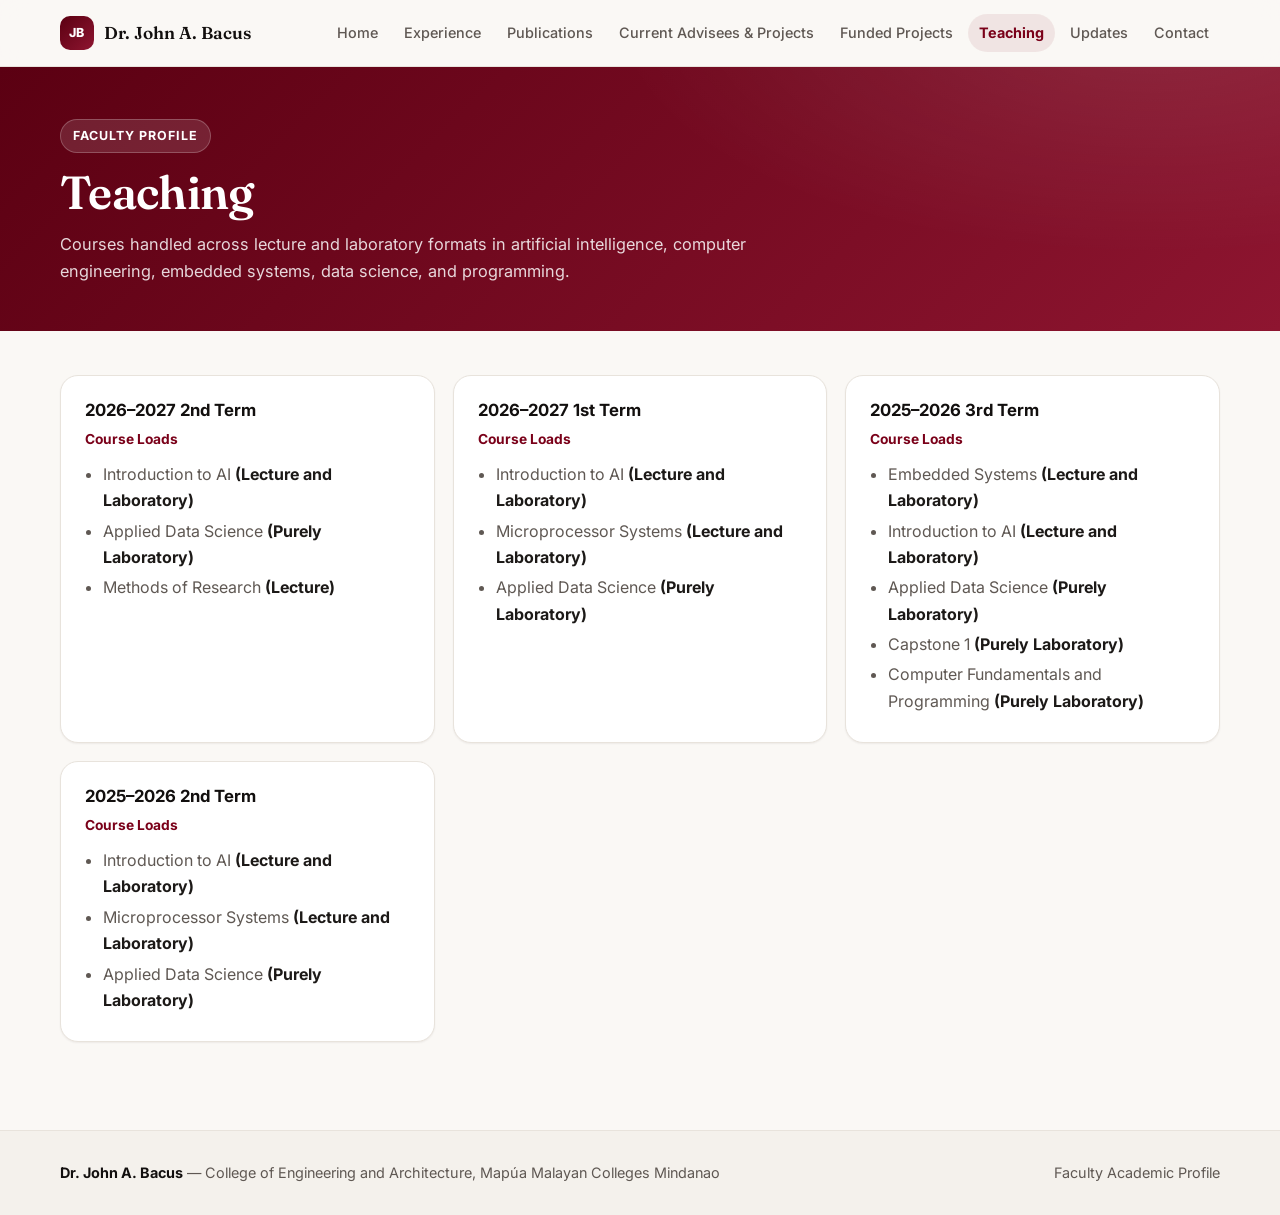
<file: teaching.html>
<!DOCTYPE html>
<html lang="en">
<head>
  <meta charset="UTF-8" />
  <meta name="viewport" content="width=device-width, initial-scale=1.0" />
  <title>Teaching | Dr. John A. Bacus</title>
  <meta
    name="description"
    content="Official faculty profile of Dr. John A. Bacus, Associate Professor IV, College of Engineering and Architecture, Mapúa Malayan Colleges Mindanao."
  />
    <meta name="theme-color" content="#7a0019" />
  <link rel="icon" href="data:image/svg+xml,%3Csvg xmlns='http://www.w3.org/2000/svg' viewBox='0 0 64 64'%3E%3Crect width='64' height='64' rx='14' fill='%237a0019'/%3E%3Ctext x='32' y='42' font-family='Arial,sans-serif' font-size='26' font-weight='700' fill='white' text-anchor='middle'%3EJB%3C/text%3E%3C/svg%3E" />
  <link rel="preconnect" href="https://fonts.googleapis.com" />
  <link rel="preconnect" href="https://fonts.gstatic.com" crossorigin />
  <link rel="stylesheet" href="https://fonts.googleapis.com/css2?family=Fraunces:ital,opsz,wght@0,9..144,400..700;1,9..144,400&amp;family=Inter:wght@400;500;600;700;800&amp;display=swap" />
  <link rel="stylesheet" href="styles.css" />
</head>
<body>
  <header class="topbar">
    <div class="container nav">
      <a href="index.html" class="brand"><span class="brand-mark" aria-hidden="true">JB</span>Dr. John A. Bacus</a>
      <button class="nav-toggle" type="button" aria-expanded="false" aria-controls="site-nav"><span class="nav-toggle-icon" aria-hidden="true"></span>Menu</button>
      <nav class="nav-links" id="site-nav">
        <a href="index.html">Home</a>
        <a href="experience.html">Experience</a>
        <a href="publications.html">Publications</a>
        <a href="advisees.html">Current Advisees &amp; Projects</a>
        <a href="funded-projects.html">Funded Projects</a>
        <a href="teaching.html" class="active" aria-current="page">Teaching</a>
        <a href="updates.html">Updates</a>
        <a href="index.html#contact">Contact</a>
      </nav>
    </div>
  </header>

  <main>
    <div class="page-banner">
      <div class="container">
        <div class="eyebrow">Faculty Profile</div>
        <h1>Teaching</h1>
        <p>Courses handled across lecture and laboratory formats in artificial intelligence, computer engineering, embedded systems, data science, and programming.</p>
      </div>
    </div>

    <section id="teaching">
      <div class="container">
        <div class="cards-3">
          <div class="card">
            <h3>2026–2027 2nd Term</h3>
            <div class="meta">Course Loads</div>
            <ul style="padding-left: 18px; margin-top: 10px;">
              <li>Introduction to AI <strong>(Lecture and Laboratory)</strong></li>
              <li>Applied Data Science <strong>(Purely Laboratory)</strong></li>
              <li>Methods of Research <strong>(Lecture)</strong></li>
            </ul>
          </div>

          <div class="card">
            <h3>2026–2027 1st Term</h3>
            <div class="meta">Course Loads</div>
            <ul style="padding-left: 18px; margin-top: 10px;">
              <li>Introduction to AI <strong>(Lecture and Laboratory)</strong></li>
              <li>Microprocessor Systems <strong>(Lecture and Laboratory)</strong></li>
              <li>Applied Data Science <strong>(Purely Laboratory)</strong></li>
            </ul>
          </div>
          
          <div class="card">
            <h3>2025–2026 3rd Term</h3>
            <div class="meta">Course Loads</div>
            <ul style="padding-left: 18px; margin-top: 10px;">
              <li>Embedded Systems <strong>(Lecture and Laboratory)</strong></li>
              <li>Introduction to AI <strong>(Lecture and Laboratory)</strong></li>
              <li>Applied Data Science <strong>(Purely Laboratory)</strong></li>
              <li>Capstone 1 <strong>(Purely Laboratory)</strong></li>
              <li>Computer Fundamentals and Programming <strong>(Purely Laboratory)</strong></li>
            </ul>
          </div>
          
          <div class="card">
            <h3>2025–2026 2nd Term</h3>
            <div class="meta">Course Loads</div>
            <ul style="padding-left: 18px; margin-top: 10px;">
              <li>Introduction to AI <strong>(Lecture and Laboratory)</strong></li>
              <li>Microprocessor Systems <strong>(Lecture and Laboratory)</strong></li>
              <li>Applied Data Science <strong>(Purely Laboratory)</strong></li>
            </ul>
          </div>
        </div>
      </div>
    </section>
  </main>

  <footer class="footer">
    <div class="container footer-wrap">
      <div>
        <strong>Dr. John A. Bacus</strong> — College of Engineering and Architecture,
        Mapúa Malayan Colleges Mindanao
      </div>
      <div>Faculty Academic Profile</div>
    </div>
  </footer>

  <script>
    (function () {
      var btn = document.querySelector('.nav-toggle');
      var nav = document.getElementById('site-nav');
      if (!btn || !nav) return;
      btn.addEventListener('click', function () {
        var open = nav.classList.toggle('open');
        btn.setAttribute('aria-expanded', open ? 'true' : 'false');
      });
    })();
  </script>
</body>
</html>
</file>
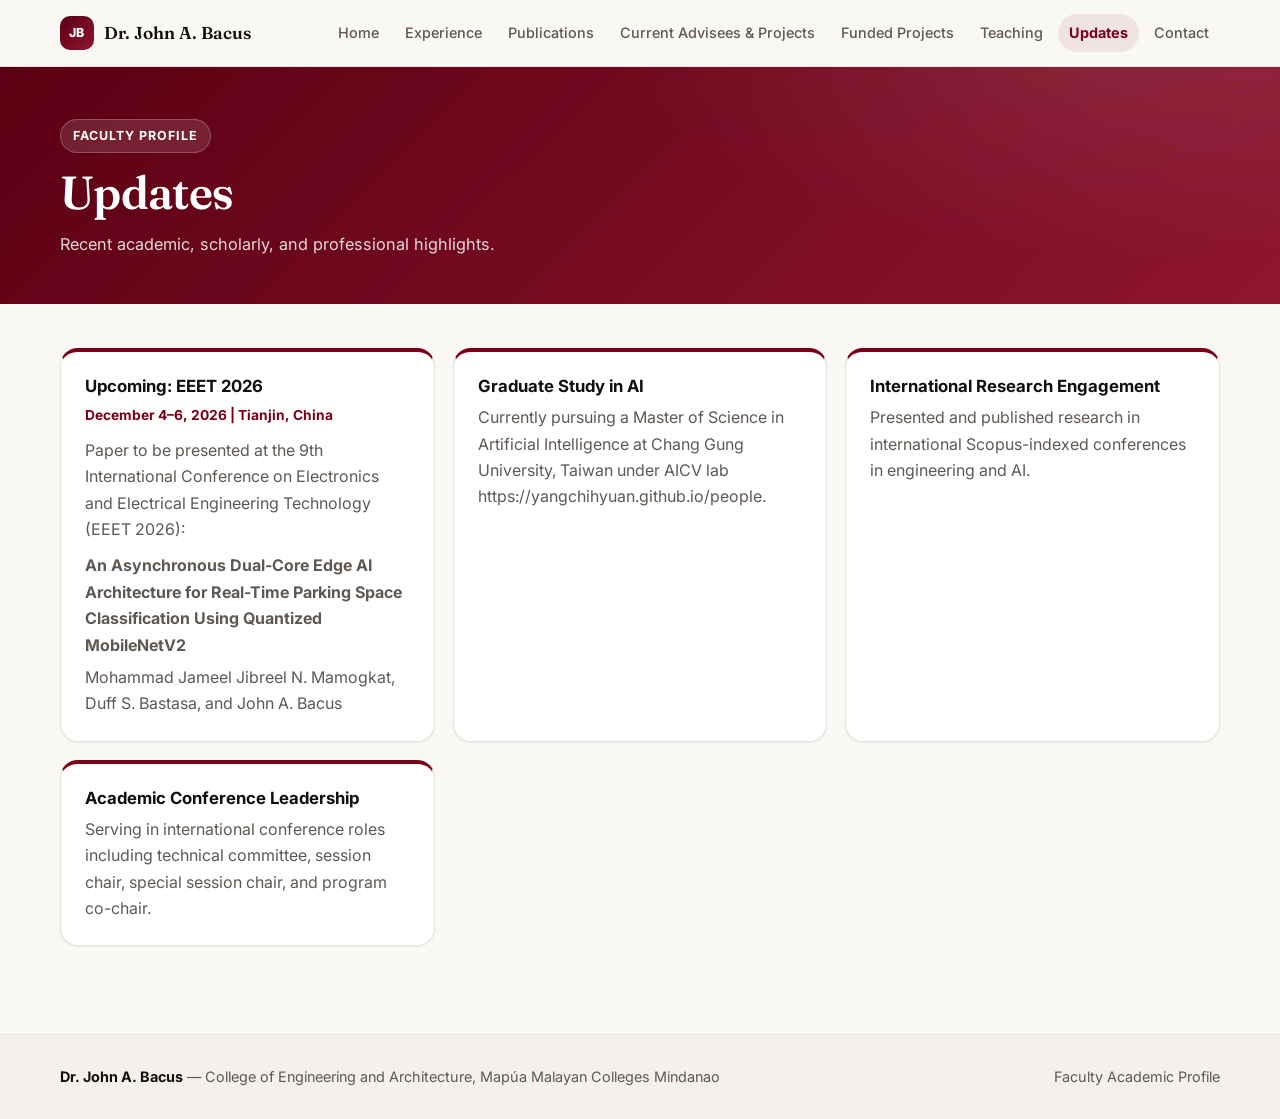
<file: updates.html>
<!DOCTYPE html>
<html lang="en">
<head>
  <meta charset="UTF-8" />
  <meta name="viewport" content="width=device-width, initial-scale=1.0" />
  <title>Updates | Dr. John A. Bacus</title>
  <meta
    name="description"
    content="Official faculty profile of Dr. John A. Bacus, Associate Professor IV, College of Engineering and Architecture, Mapúa Malayan Colleges Mindanao."
  />
    <meta name="theme-color" content="#7a0019" />
  <link rel="icon" href="data:image/svg+xml,%3Csvg xmlns='http://www.w3.org/2000/svg' viewBox='0 0 64 64'%3E%3Crect width='64' height='64' rx='14' fill='%237a0019'/%3E%3Ctext x='32' y='42' font-family='Arial,sans-serif' font-size='26' font-weight='700' fill='white' text-anchor='middle'%3EJB%3C/text%3E%3C/svg%3E" />
  <link rel="preconnect" href="https://fonts.googleapis.com" />
  <link rel="preconnect" href="https://fonts.gstatic.com" crossorigin />
  <link rel="stylesheet" href="https://fonts.googleapis.com/css2?family=Fraunces:ital,opsz,wght@0,9..144,400..700;1,9..144,400&amp;family=Inter:wght@400;500;600;700;800&amp;display=swap" />
  <link rel="stylesheet" href="styles.css" />
</head>
<body>
  <header class="topbar">
    <div class="container nav">
      <a href="index.html" class="brand"><span class="brand-mark" aria-hidden="true">JB</span>Dr. John A. Bacus</a>
      <button class="nav-toggle" type="button" aria-expanded="false" aria-controls="site-nav"><span class="nav-toggle-icon" aria-hidden="true"></span>Menu</button>
      <nav class="nav-links" id="site-nav">
        <a href="index.html">Home</a>
        <a href="experience.html">Experience</a>
        <a href="publications.html">Publications</a>
        <a href="advisees.html">Current Advisees &amp; Projects</a>
        <a href="funded-projects.html">Funded Projects</a>
        <a href="teaching.html">Teaching</a>
        <a href="updates.html" class="active" aria-current="page">Updates</a>
        <a href="index.html#contact">Contact</a>
      </nav>
    </div>
  </header>

  <main>
    <div class="page-banner">
      <div class="container">
        <div class="eyebrow">Faculty Profile</div>
        <h1>Updates</h1>
        <p>Recent academic, scholarly, and professional highlights.</p>
      </div>
    </div>

    <section id="updates">
      <div class="container">
        <div class="cards-3">
          <div class="card update-box">
            <h3>Upcoming: EEET 2026</h3>
            <div class="meta">December 4–6, 2026 | Tianjin, China</div>
            <p style="margin-top: 10px;">
              Paper to be presented at the 9th International Conference on Electronics and Electrical Engineering Technology (EEET 2026):
            </p>
            <p style="margin-top: 10px;">
              <strong>An Asynchronous Dual-Core Edge AI Architecture for Real-Time Parking Space Classification Using Quantized MobileNetV2</strong>
            </p>
            <p style="margin-top: 6px;">
              Mohammad Jameel Jibreel N. Mamogkat, Duff S. Bastasa, and John A. Bacus
            </p>
          </div>

          <div class="card update-box">
            <h3>Graduate Study in AI</h3>
            <p>
              Currently pursuing a Master of Science in Artificial Intelligence at Chang Gung University, Taiwan under AICV lab https://yangchihyuan.github.io/people.
            </p>
          </div>

          <div class="card update-box">
            <h3>International Research Engagement</h3>
            <p>
              Presented and published research in international Scopus-indexed conferences in engineering and AI.
            </p>
          </div>

          <div class="card update-box">
            <h3>Academic Conference Leadership</h3>
            <p>
              Serving in international conference roles including technical committee, session chair,
              special session chair, and program co-chair.
            </p>
          </div>
        </div>
      </div>
    </section>
  </main>

  <footer class="footer">
    <div class="container footer-wrap">
      <div>
        <strong>Dr. John A. Bacus</strong> — College of Engineering and Architecture,
        Mapúa Malayan Colleges Mindanao
      </div>
      <div>Faculty Academic Profile</div>
    </div>
  </footer>

  <script>
    (function () {
      var btn = document.querySelector('.nav-toggle');
      var nav = document.getElementById('site-nav');
      if (!btn || !nav) return;
      btn.addEventListener('click', function () {
        var open = nav.classList.toggle('open');
        btn.setAttribute('aria-expanded', open ? 'true' : 'false');
      });
    })();
  </script>
</body>
</html>
</file>
<file: styles.css>
/* =========================================================
   Dr. John A. Bacus — Faculty Profile
   Shared design system for every page
   ========================================================= */

:root {
  --bg: #faf8f5;
  --surface: #ffffff;
  --surface-soft: #f4f1ec;
  --text: #1c1917;
  --heading: #120f0e;
  --muted: #5f5853;
  --border: #e8e3dc;
  --primary: #7a0019;
  --primary-strong: #5b0012;
  --primary-soft: rgba(122, 0, 25, 0.08);
  --on-primary: #ffffff;
  --gold: #9a6b00;
  --gold-soft: rgba(201, 145, 20, 0.14);
  --band-from: #5b0012;
  --band-to: #8e1530;
  --shadow-sm: 0 1px 2px rgba(28, 25, 23, 0.06);
  --shadow-md: 0 10px 30px rgba(28, 25, 23, 0.08);
  --radius: 18px;
  --max: 1160px;
  --font-head: "Fraunces", Georgia, "Times New Roman", serif;
  --font-body: "Inter", system-ui, -apple-system, "Segoe UI", Roboto, Arial, sans-serif;
  color-scheme: light;
}

@media (prefers-color-scheme: dark) {
  :root {
    --bg: #141111;
    --surface: #1d1919;
    --surface-soft: #242020;
    --text: #ece8e4;
    --heading: #faf7f4;
    --muted: #aaa29b;
    --border: #322c2b;
    --primary: #f07c93;
    --primary-strong: #ff9aae;
    --primary-soft: rgba(240, 124, 147, 0.12);
    --on-primary: #1a0006;
    --gold: #e7b74a;
    --gold-soft: rgba(231, 183, 74, 0.14);
    --band-from: #3a000c;
    --band-to: #5e0b1e;
    --shadow-sm: 0 1px 2px rgba(0, 0, 0, 0.4);
    --shadow-md: 0 10px 30px rgba(0, 0, 0, 0.35);
    color-scheme: dark;
  }
}

*,
*::before,
*::after {
  box-sizing: border-box;
  margin: 0;
  padding: 0;
}

html {
  scroll-behavior: smooth;
  scroll-padding-top: 84px;
}

body {
  font-family: var(--font-body);
  background: var(--bg);
  color: var(--text);
  line-height: 1.65;
  font-size: 16px;
  -webkit-font-smoothing: antialiased;
}

img {
  max-width: 100%;
  display: block;
}

a {
  color: inherit;
  text-decoration: none;
}

h1,
h2,
h3 {
  color: var(--heading);
  line-height: 1.2;
}

h1,
h2 {
  font-family: var(--font-head);
  font-weight: 600;
  letter-spacing: -0.015em;
}

.container {
  width: min(var(--max), calc(100% - 40px));
  margin: 0 auto;
}

:focus-visible {
  outline: 3px solid var(--primary);
  outline-offset: 3px;
  border-radius: 6px;
}

/* ---------- Header ---------- */

.topbar {
  position: sticky;
  top: 0;
  z-index: 1000;
  background: color-mix(in srgb, var(--bg) 88%, transparent);
  backdrop-filter: saturate(160%) blur(12px);
  -webkit-backdrop-filter: saturate(160%) blur(12px);
  border-bottom: 1px solid var(--border);
}

.nav {
  display: flex;
  justify-content: space-between;
  align-items: center;
  gap: 18px;
  padding: 14px 0;
}

.brand {
  display: inline-flex;
  align-items: center;
  gap: 10px;
  font-family: var(--font-head);
  font-weight: 600;
  font-size: 1.08rem;
  color: var(--heading);
  white-space: nowrap;
}

.brand-mark {
  display: inline-grid;
  place-items: center;
  width: 34px;
  height: 34px;
  border-radius: 10px;
  background: linear-gradient(135deg, var(--band-from), var(--band-to));
  color: #fff;
  font-family: var(--font-body);
  font-size: 0.78rem;
  font-weight: 800;
  letter-spacing: 0.04em;
}

.nav-links {
  display: flex;
  gap: 4px;
  flex-wrap: wrap;
  align-items: center;
  justify-content: flex-end;
}

.nav-links a {
  color: var(--muted);
  font-size: 0.9rem;
  font-weight: 500;
  padding: 7px 11px;
  border-radius: 999px;
  transition: color 0.2s ease, background 0.2s ease;
}

.nav-links a:hover {
  color: var(--primary);
  background: var(--primary-soft);
}

.nav-links a.active {
  color: var(--primary);
  background: var(--primary-soft);
  font-weight: 700;
}

.nav-toggle {
  display: none;
  align-items: center;
  gap: 8px;
  border: 1px solid var(--border);
  background: var(--surface);
  color: var(--text);
  font: inherit;
  font-weight: 600;
  font-size: 0.9rem;
  padding: 8px 14px;
  border-radius: 999px;
  cursor: pointer;
}

.nav-toggle-icon,
.nav-toggle-icon::before,
.nav-toggle-icon::after {
  display: block;
  width: 16px;
  height: 2px;
  border-radius: 2px;
  background: currentColor;
  position: relative;
  transition: transform 0.2s ease, opacity 0.2s ease;
}

.nav-toggle-icon::before,
.nav-toggle-icon::after {
  content: "";
  position: absolute;
  left: 0;
}

.nav-toggle-icon::before {
  top: -5px;
}

.nav-toggle-icon::after {
  top: 5px;
}

.nav-toggle[aria-expanded="true"] .nav-toggle-icon {
  background: transparent;
}

.nav-toggle[aria-expanded="true"] .nav-toggle-icon::before {
  transform: translateY(5px) rotate(45deg);
}

.nav-toggle[aria-expanded="true"] .nav-toggle-icon::after {
  transform: translateY(-5px) rotate(-45deg);
}

/* ---------- Buttons ---------- */

.btn {
  display: inline-flex;
  align-items: center;
  gap: 8px;
  padding: 11px 18px;
  border-radius: 999px;
  font-weight: 600;
  font-size: 0.95rem;
  border: 1px solid transparent;
  transition: transform 0.15s ease, background 0.2s ease, border-color 0.2s ease, color 0.2s ease;
}

.btn:hover {
  transform: translateY(-1px);
}

.btn-primary {
  background: var(--primary);
  color: var(--on-primary);
}

.btn-primary:hover {
  background: var(--primary-strong);
}

.btn-outline {
  border-color: var(--border);
  color: var(--text);
  background: var(--surface);
}

.btn-outline:hover {
  border-color: var(--primary);
  color: var(--primary);
}

/* ---------- Home hero (maroon band) ---------- */

.hero {
  position: relative;
  padding: 64px 0 72px;
  background:
    radial-gradient(1200px 500px at 85% -10%, rgba(255, 255, 255, 0.10), transparent 60%),
    linear-gradient(135deg, var(--band-from), var(--band-to));
  color: #fff;
  overflow: hidden;
}

.hero-grid {
  display: grid;
  grid-template-columns: 1.25fr 0.75fr;
  gap: 48px;
  align-items: center;
}

.eyebrow {
  display: inline-block;
  padding: 6px 12px;
  border-radius: 999px;
  background: rgba(255, 255, 255, 0.12);
  border: 1px solid rgba(255, 255, 255, 0.22);
  color: #fff;
  font-size: 0.78rem;
  font-weight: 700;
  letter-spacing: 0.08em;
  text-transform: uppercase;
  margin-bottom: 18px;
}

.hero h1 {
  font-size: clamp(2.4rem, 5vw, 3.8rem);
  color: #fff;
  margin-bottom: 16px;
}

.hero h1 span {
  font-style: italic;
  font-weight: 400;
  color: #ffd7df;
}

.hero p {
  font-size: 1.06rem;
  color: rgba(255, 255, 255, 0.86);
  max-width: 640px;
}

.hero-meta {
  display: flex;
  flex-wrap: wrap;
  gap: 8px;
  margin-top: 22px;
}

.meta-pill {
  padding: 6px 12px;
  border-radius: 999px;
  background: rgba(255, 255, 255, 0.1);
  border: 1px solid rgba(255, 255, 255, 0.2);
  color: rgba(255, 255, 255, 0.92);
  font-size: 0.85rem;
  font-weight: 500;
}

.interests {
  display: flex;
  flex-wrap: wrap;
  align-items: center;
  gap: 8px;
  margin-top: 14px;
}

.interests-label {
  font-size: 0.74rem;
  font-weight: 700;
  letter-spacing: 0.1em;
  text-transform: uppercase;
  color: rgba(255, 255, 255, 0.7);
  margin-right: 4px;
}

.chip {
  padding: 6px 12px;
  border-radius: 999px;
  background: #fff;
  color: #7a0019;
  font-size: 0.84rem;
  font-weight: 700;
}

.hero-actions {
  display: flex;
  flex-wrap: wrap;
  gap: 10px;
  margin-top: 26px;
}

.hero .btn-primary {
  background: #fff;
  color: #7a0019;
}

.hero .btn-primary:hover {
  background: #ffe9ee;
}

.hero .btn-outline {
  background: transparent;
  color: #fff;
  border-color: rgba(255, 255, 255, 0.45);
}

.hero .btn-outline:hover {
  border-color: #fff;
  background: rgba(255, 255, 255, 0.1);
  color: #fff;
}

.hero-photo-wrap {
  display: flex;
  justify-content: center;
}

.hero-photo-card {
  width: 100%;
  max-width: 360px;
  background: var(--surface);
  color: var(--text);
  border-radius: 24px;
  padding: 12px;
  box-shadow: 0 24px 60px rgba(0, 0, 0, 0.28);
  transform: rotate(1.2deg);
}

.hero-photo {
  width: 100%;
  aspect-ratio: 4 / 5;
  object-fit: cover;
  border-radius: 16px;
}

.hero-photo-caption {
  padding: 14px 8px 6px;
}

.hero-photo-caption h2 {
  font-size: 1.15rem;
  margin-bottom: 4px;
}

.hero .hero-photo-caption p {
  color: var(--muted);
  font-size: 0.9rem;
}

.hero .hero-photo-caption strong {
  color: var(--heading);
}

/* At-a-glance strip overlapping the band */

.glance {
  display: grid;
  grid-template-columns: repeat(4, 1fr);
  gap: 12px;
  margin-top: 34px;
  max-width: 640px;
}

.glance-item {
  background: rgba(255, 255, 255, 0.1);
  border: 1px solid rgba(255, 255, 255, 0.18);
  border-radius: 14px;
  padding: 14px 16px;
  display: flex;
  flex-direction: column;
}

.glance-num {
  font-family: var(--font-head);
  font-size: 2rem;
  font-weight: 600;
  color: #fff;
  line-height: 1.1;
}

.glance-label {
  font-size: 0.8rem;
  color: rgba(255, 255, 255, 0.78);
}

/* ---------- Sub-page banner ---------- */

.page-banner {
  background:
    radial-gradient(900px 400px at 90% -20%, rgba(255, 255, 255, 0.1), transparent 60%),
    linear-gradient(135deg, var(--band-from), var(--band-to));
  color: #fff;
  padding: 52px 0 46px;
}

.page-banner .eyebrow {
  margin-bottom: 12px;
}

.page-banner h1 {
  font-size: clamp(2rem, 4vw, 2.9rem);
  color: #fff;
  margin-bottom: 10px;
}

.page-banner p {
  color: rgba(255, 255, 255, 0.84);
  max-width: 720px;
  font-size: 1.02rem;
}

/* ---------- Sections ---------- */

section {
  padding: 64px 0;
}

.page-banner + section {
  padding-top: 44px;
}

.section-tight {
  padding-top: 56px;
}

.section-head {
  margin-bottom: 26px;
}

.section-head h2 {
  font-size: clamp(1.6rem, 3vw, 2.1rem);
  margin-bottom: 6px;
}

.section-head p {
  color: var(--muted);
  max-width: 760px;
}

/* ---------- Cards ---------- */

.cards,
.cards-2,
.cards-3 {
  display: grid;
  gap: 18px;
}

.cards,
.cards-3 {
  grid-template-columns: repeat(3, 1fr);
}

.cards-2 {
  grid-template-columns: repeat(2, 1fr);
}

.card,
.stat,
.timeline-item,
.pub-item {
  background: var(--surface);
  border: 1px solid var(--border);
  border-radius: var(--radius);
  box-shadow: var(--shadow-sm);
  transition: transform 0.2s ease, box-shadow 0.2s ease, border-color 0.2s ease;
}

.card {
  padding: 24px;
}

.card:hover,
.pub-item:hover,
.timeline-item:hover {
  transform: translateY(-2px);
  box-shadow: var(--shadow-md);
  border-color: color-mix(in srgb, var(--primary) 30%, var(--border));
}

.card h3 {
  font-size: 1.05rem;
  margin-bottom: 8px;
}

.card p,
.card li {
  color: var(--muted);
}

.meta {
  color: var(--primary);
  font-weight: 700;
  font-size: 0.86rem;
  margin-bottom: 8px;
}

.card ul {
  padding-left: 18px;
}

.card li {
  margin-bottom: 4px;
}

.card li strong {
  color: var(--text);
}

.update-box {
  border-top: 4px solid var(--primary);
}

/* ---------- Education ---------- */

.stats {
  display: grid;
  gap: 16px;
}

.edu-grid {
  grid-template-columns: repeat(4, 1fr);
}

.stat {
  padding: 22px;
  position: relative;
}

.stat::before {
  content: "";
  position: absolute;
  top: 22px;
  left: 0;
  width: 4px;
  height: 28px;
  border-radius: 0 4px 4px 0;
  background: var(--primary);
}

.stat h3 {
  font-family: var(--font-head);
  font-size: 1.12rem;
  font-weight: 600;
  color: var(--heading);
  margin-bottom: 8px;
}

.stat p {
  color: var(--muted);
  font-size: 0.92rem;
}

/* ---------- Experience timeline ---------- */

.timeline {
  position: relative;
  display: grid;
  gap: 18px;
  padding-left: 34px;
}

.timeline::before {
  content: "";
  position: absolute;
  left: 9px;
  top: 8px;
  bottom: 8px;
  width: 2px;
  background: linear-gradient(var(--primary), var(--border));
}

.timeline-item {
  position: relative;
  padding: 22px 24px;
}

.timeline-item::before {
  content: "";
  position: absolute;
  left: -32px;
  top: 26px;
  width: 14px;
  height: 14px;
  border-radius: 50%;
  background: var(--surface);
  border: 3px solid var(--primary);
}

.timeline-item h3 {
  font-family: var(--font-head);
  font-size: 1.22rem;
  font-weight: 600;
  margin-bottom: 6px;
}

.timeline-item .meta {
  display: inline-block;
  background: var(--primary-soft);
  border-radius: 999px;
  padding: 4px 12px;
  margin-bottom: 12px;
}

.timeline-item p {
  color: var(--muted);
}

.timeline-item ul {
  padding-left: 18px;
  margin-top: 12px;
  color: var(--muted);
}

.timeline-item ul li {
  margin-bottom: 8px;
}

.timeline-item ul li strong {
  color: var(--text);
}

/* ---------- Publications ---------- */

.pub-actions {
  display: flex;
  flex-wrap: wrap;
  gap: 12px;
  margin-bottom: 30px;
}

.pub-section + .pub-section {
  margin-top: 40px;
}

.pub-section-title {
  display: flex;
  align-items: center;
  gap: 12px;
  font-family: var(--font-head);
  font-size: 1.4rem;
  font-weight: 600;
  margin-bottom: 16px;
}

.pub-section-title::after {
  content: "";
  flex: 1;
  height: 1px;
  background: var(--border);
}

.pub-list {
  display: grid;
  gap: 14px;
}

.pub-item {
  padding: 20px 22px;
}

.pub-item h3 {
  font-size: 1.02rem;
  font-weight: 650;
  line-height: 1.45;
  margin-bottom: 6px;
}

.pub-item p {
  color: var(--muted);
  font-size: 0.93rem;
}

.pub-item p.pub-authors {
  color: var(--text);
  opacity: 0.85;
  margin-bottom: 2px;
}

.pub-item p.pub-authors strong {
  color: var(--primary);
}

.pub-venue .highlight {
  color: var(--primary);
  font-weight: 700;
}

.pub-badges {
  display: flex;
  flex-wrap: wrap;
  align-items: center;
  gap: 6px;
  margin-top: 12px;
}

.badge {
  display: inline-flex;
  align-items: center;
  gap: 4px;
  padding: 3px 10px;
  border-radius: 999px;
  font-size: 0.76rem;
  font-weight: 700;
  letter-spacing: 0.01em;
  background: var(--surface-soft);
  color: var(--muted);
  border: 1px solid var(--border);
}

.badge-scopus {
  background: rgba(232, 113, 0, 0.1);
  border-color: rgba(232, 113, 0, 0.25);
  color: #b45309;
}

.badge-award {
  background: var(--gold-soft);
  border-color: color-mix(in srgb, var(--gold) 35%, transparent);
  color: var(--gold);
}

.badge-publisher {
  background: var(--primary-soft);
  border-color: color-mix(in srgb, var(--primary) 25%, transparent);
  color: var(--primary);
}

a.badge-doi {
  margin-left: auto;
  background: var(--primary);
  border-color: var(--primary);
  color: var(--on-primary);
  padding: 4px 12px;
}

a.badge-doi:hover {
  background: var(--primary-strong);
}

@media (prefers-color-scheme: dark) {
  .badge-scopus {
    color: #f6a64b;
  }
}

/* ---------- Recognition ---------- */

.recognition-list {
  list-style: none;
  margin-top: 14px;
  padding-left: 0 !important;
}

.recognition-list li {
  padding: 12px 0;
  border-top: 1px solid var(--border);
  color: var(--muted);
  font-size: 0.93rem;
  line-height: 1.6;
}

.recognition-list li:first-child {
  border-top: none;
  padding-top: 0;
}

.recognition-list li strong {
  display: block;
  color: var(--heading);
  font-size: 1rem;
}

#awards .recognition-list li strong::before {
  content: "★ ";
  color: var(--gold);
}

#licenses .recognition-list li strong::before {
  content: "✓ ";
  color: var(--primary);
}

/* ---------- Footer ---------- */

.footer {
  margin-top: 24px;
  padding: 30px 0;
  border-top: 1px solid var(--border);
  background: var(--surface-soft);
  color: var(--muted);
  font-size: 0.9rem;
}

.footer-wrap {
  display: flex;
  justify-content: space-between;
  gap: 16px;
  flex-wrap: wrap;
}

.footer strong {
  color: var(--heading);
}

/* ---------- Responsive ---------- */

@media (max-width: 1080px) {
  .nav-toggle {
    display: inline-flex;
  }

  .nav {
    flex-wrap: wrap;
  }

  .nav-links {
    display: none;
    width: 100%;
    flex-direction: column;
    align-items: stretch;
    gap: 2px;
    padding: 6px 0 4px;
  }

  .nav-links.open {
    display: flex;
  }

  .nav-links a {
    padding: 10px 12px;
    border-radius: 10px;
  }
}

@media (max-width: 980px) {
  .hero-grid {
    grid-template-columns: 1fr;
    gap: 36px;
  }

  .hero-photo-wrap {
    justify-content: flex-start;
  }

  .hero-photo-card {
    max-width: 300px;
    transform: none;
  }

  .cards,
  .cards-3,
  .cards-2 {
    grid-template-columns: 1fr 1fr;
  }

  .edu-grid {
    grid-template-columns: 1fr 1fr;
  }
}

@media (max-width: 640px) {
  .container {
    width: calc(100% - 32px);
  }

  .hero {
    padding: 40px 0 48px;
  }

  .page-banner {
    padding: 38px 0 34px;
  }

  section {
    padding: 44px 0;
  }

  .glance {
    grid-template-columns: repeat(2, 1fr);
  }

  .cards,
  .cards-3,
  .cards-2,
  .edu-grid {
    grid-template-columns: 1fr;
  }

  .card,
  .stat,
  .pub-item,
  .timeline-item {
    padding: 18px;
  }

  .timeline {
    padding-left: 26px;
  }

  .timeline::before {
    left: 6px;
  }

  .timeline-item::before {
    left: -26px;
  }

  a.badge-doi {
    margin-left: 0;
  }
}

@media (prefers-reduced-motion: reduce) {
  *,
  *::before,
  *::after {
    transition: none !important;
    scroll-behavior: auto !important;
  }
}
</file>
